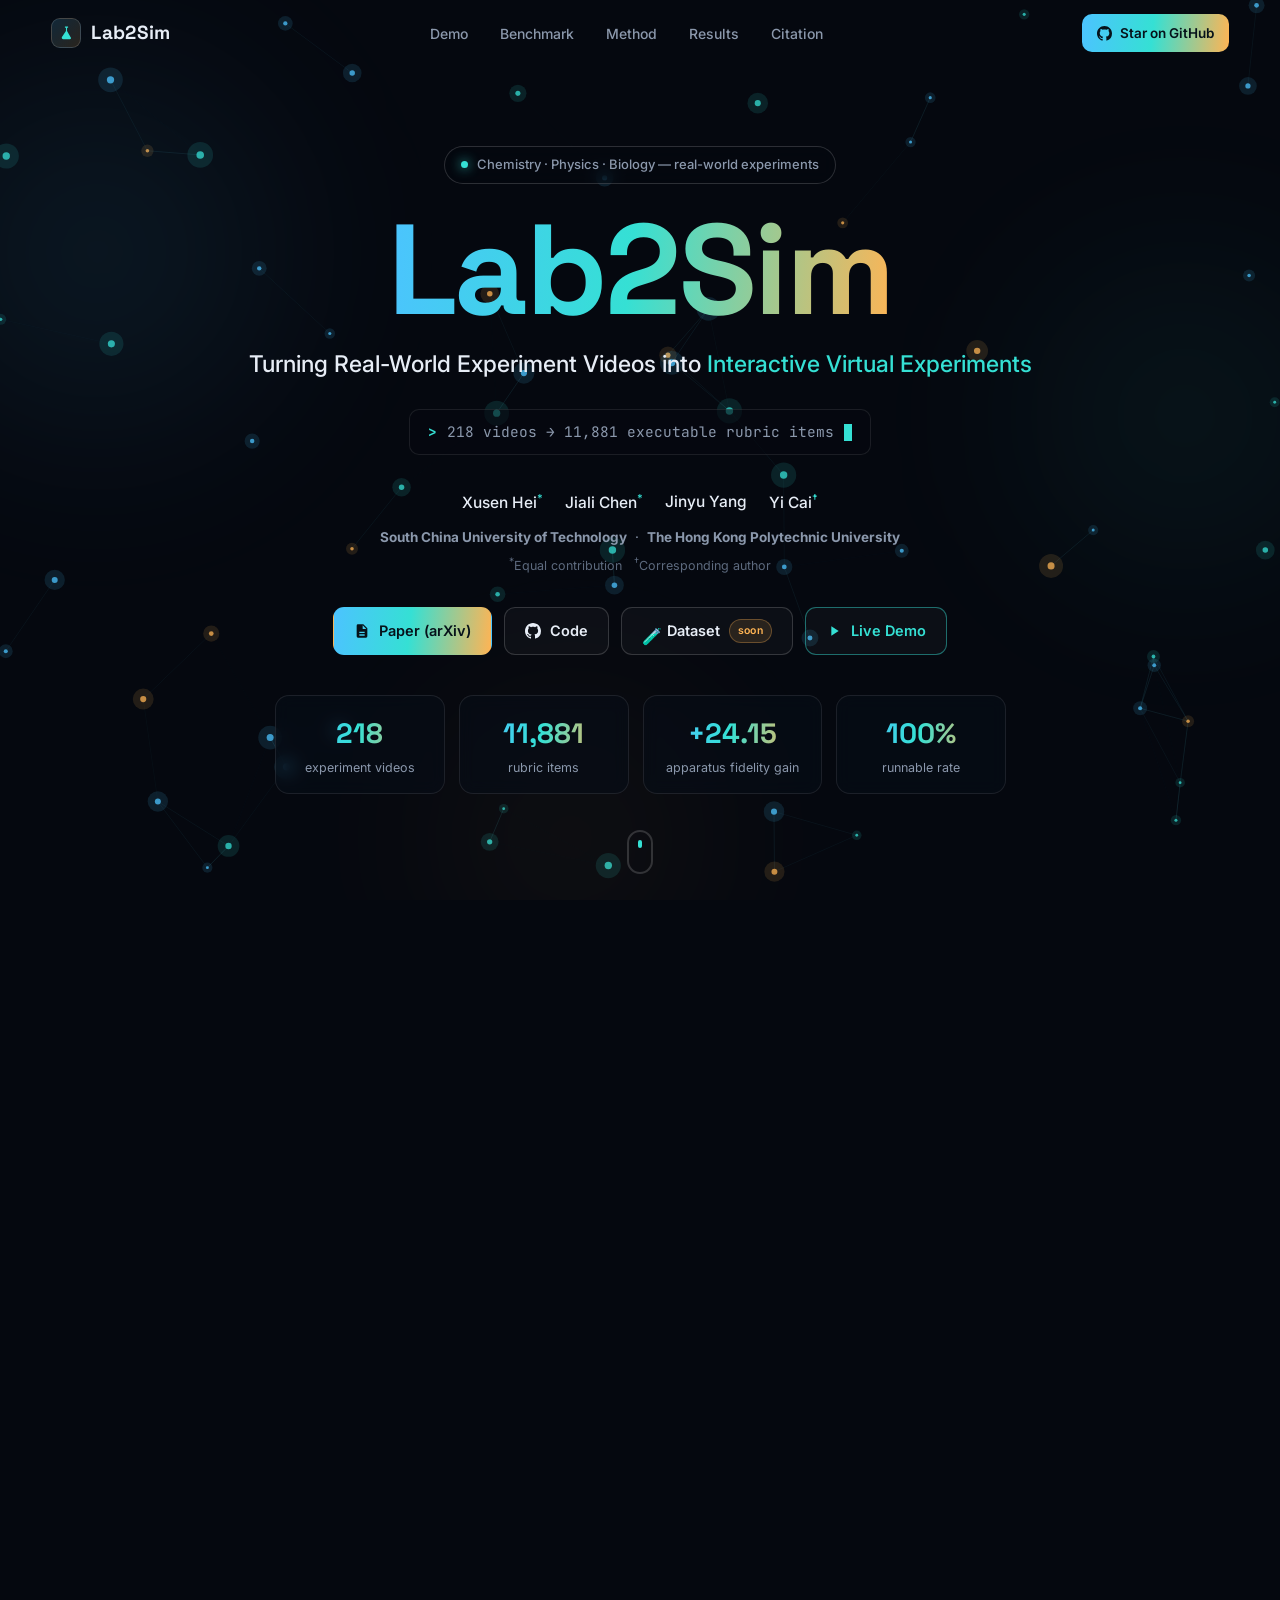
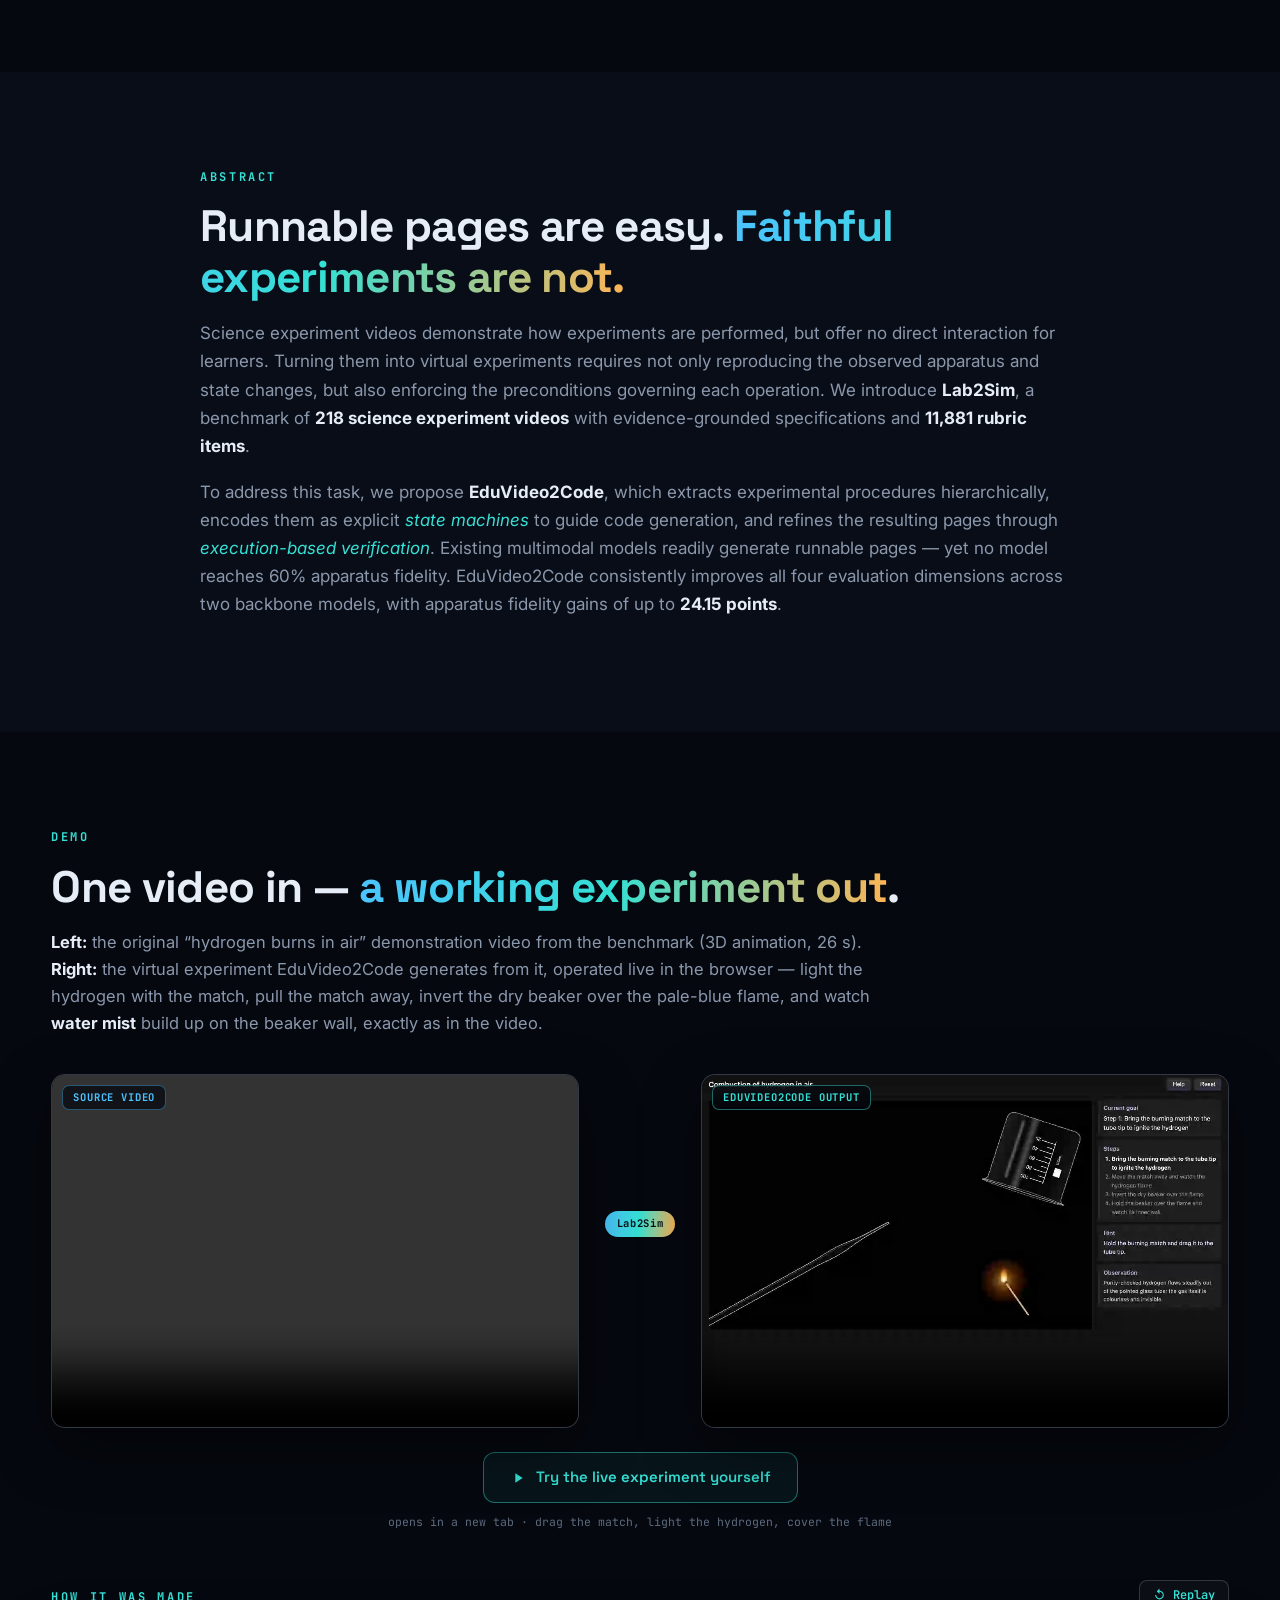
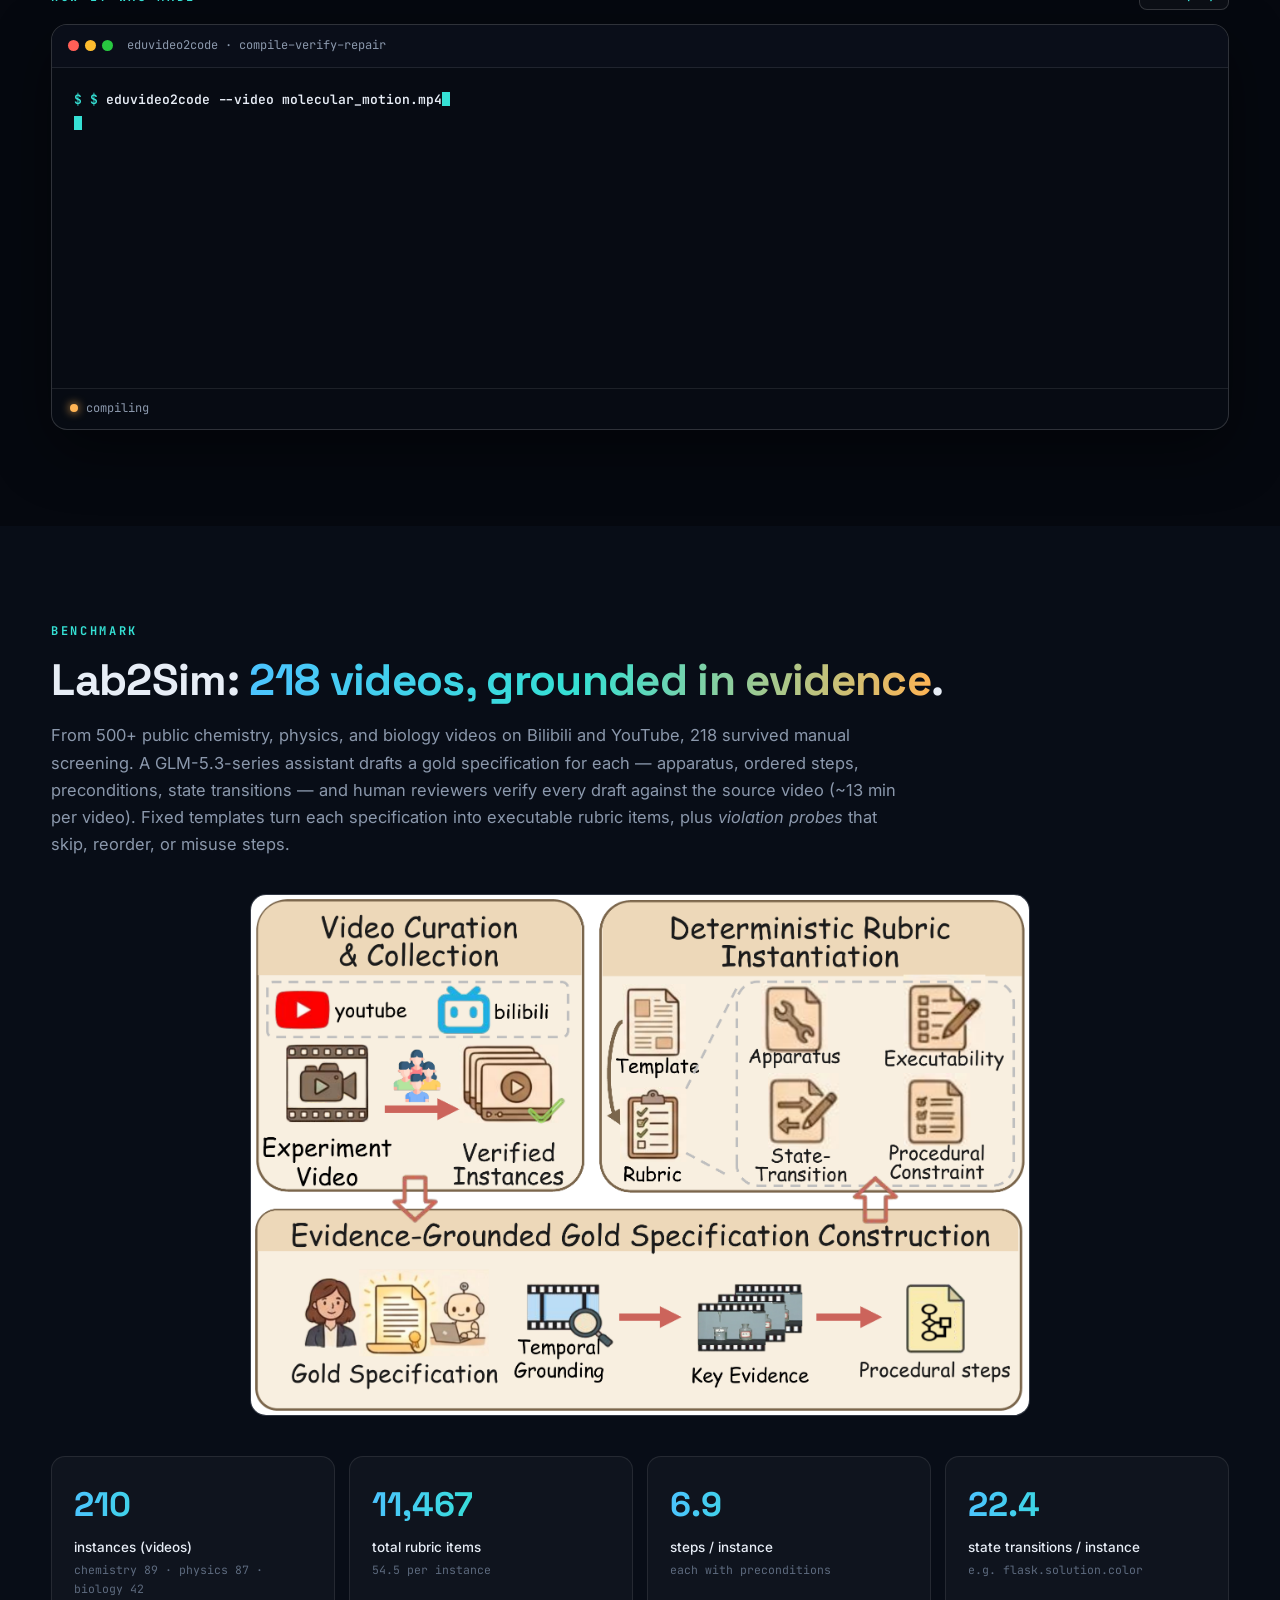
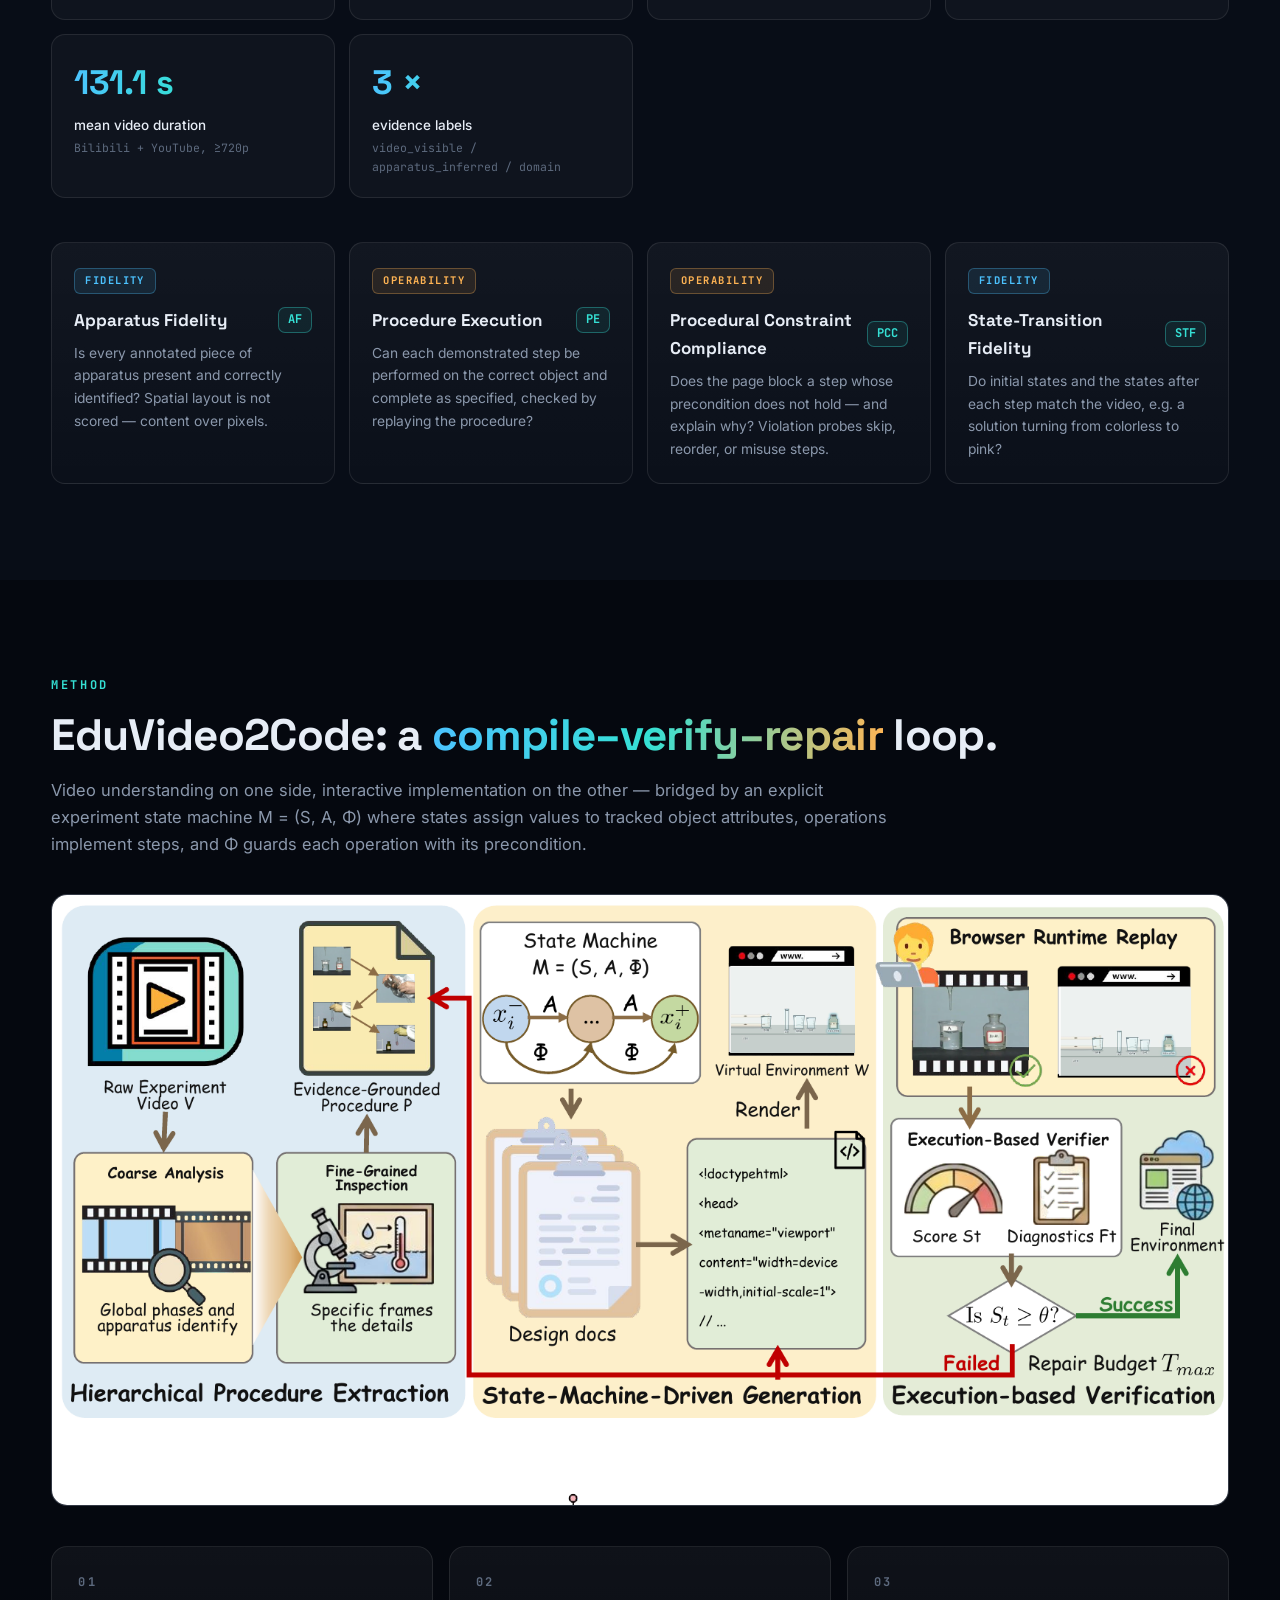
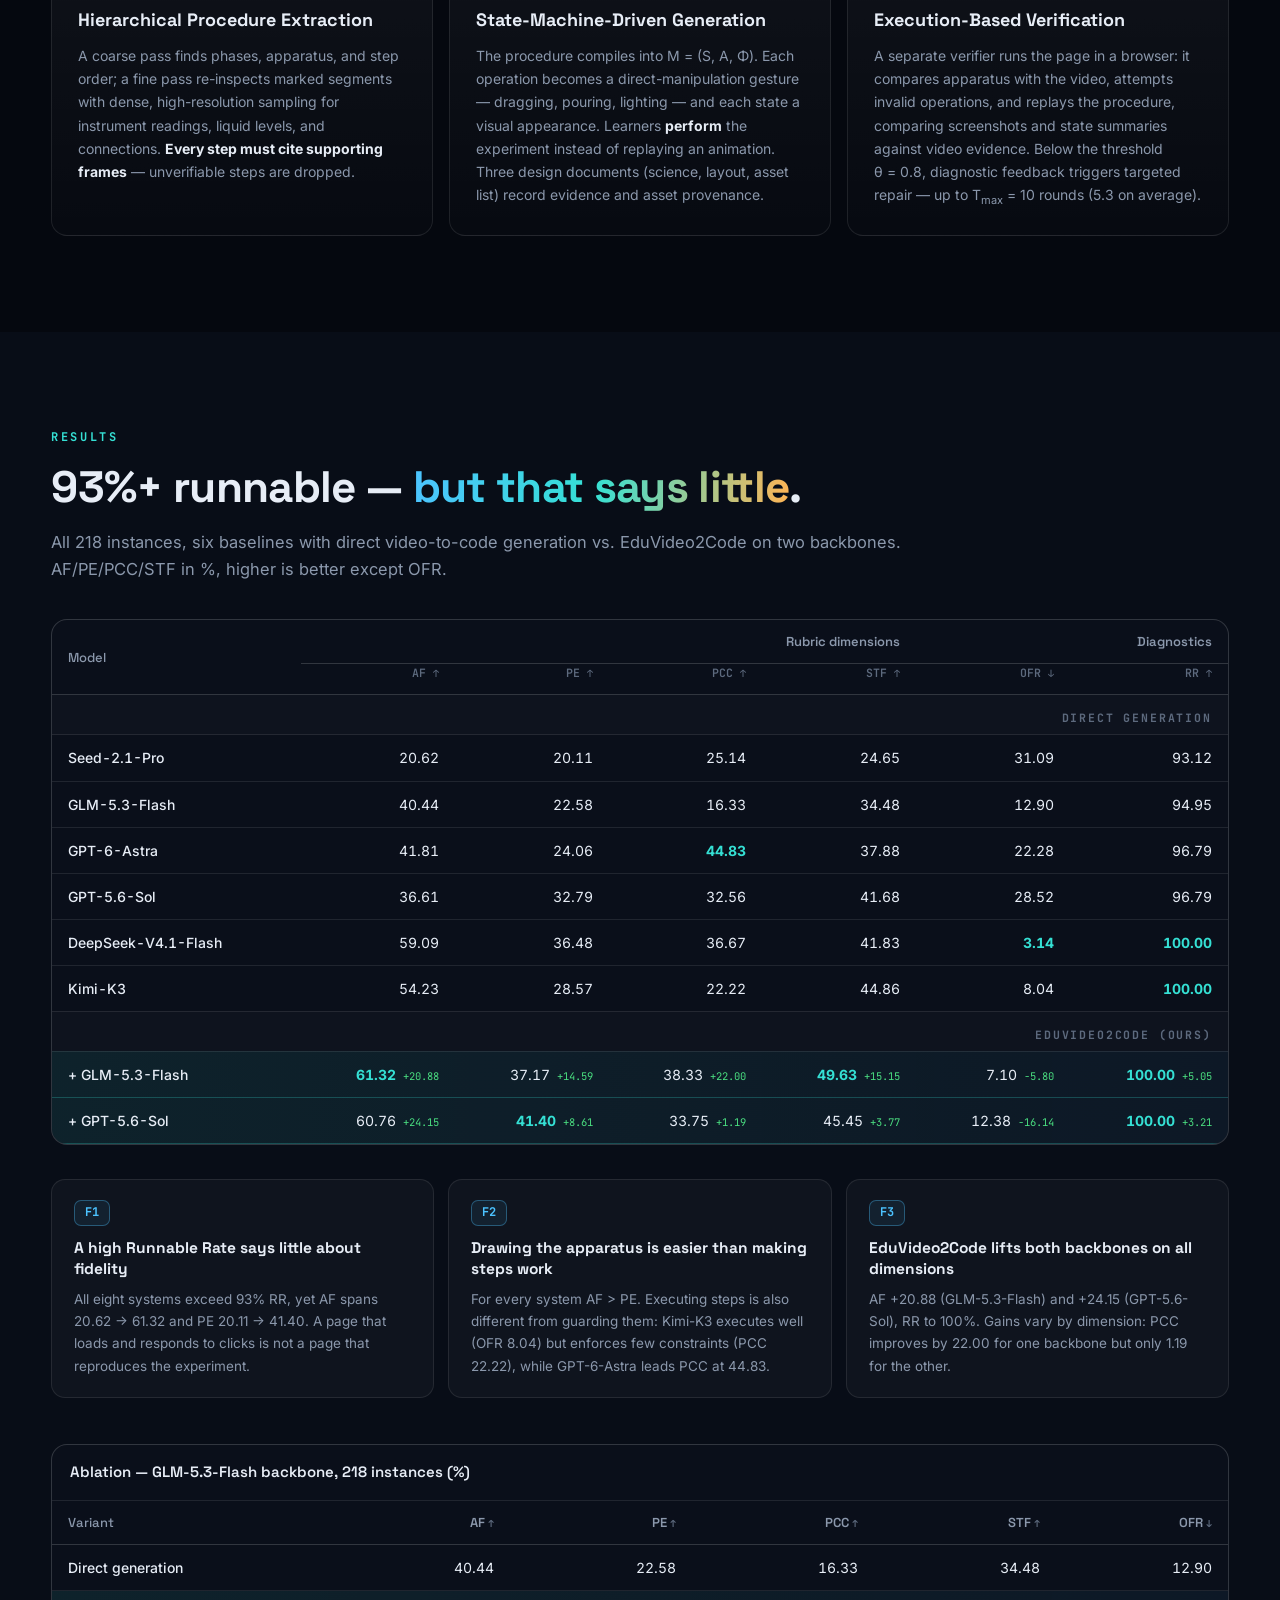
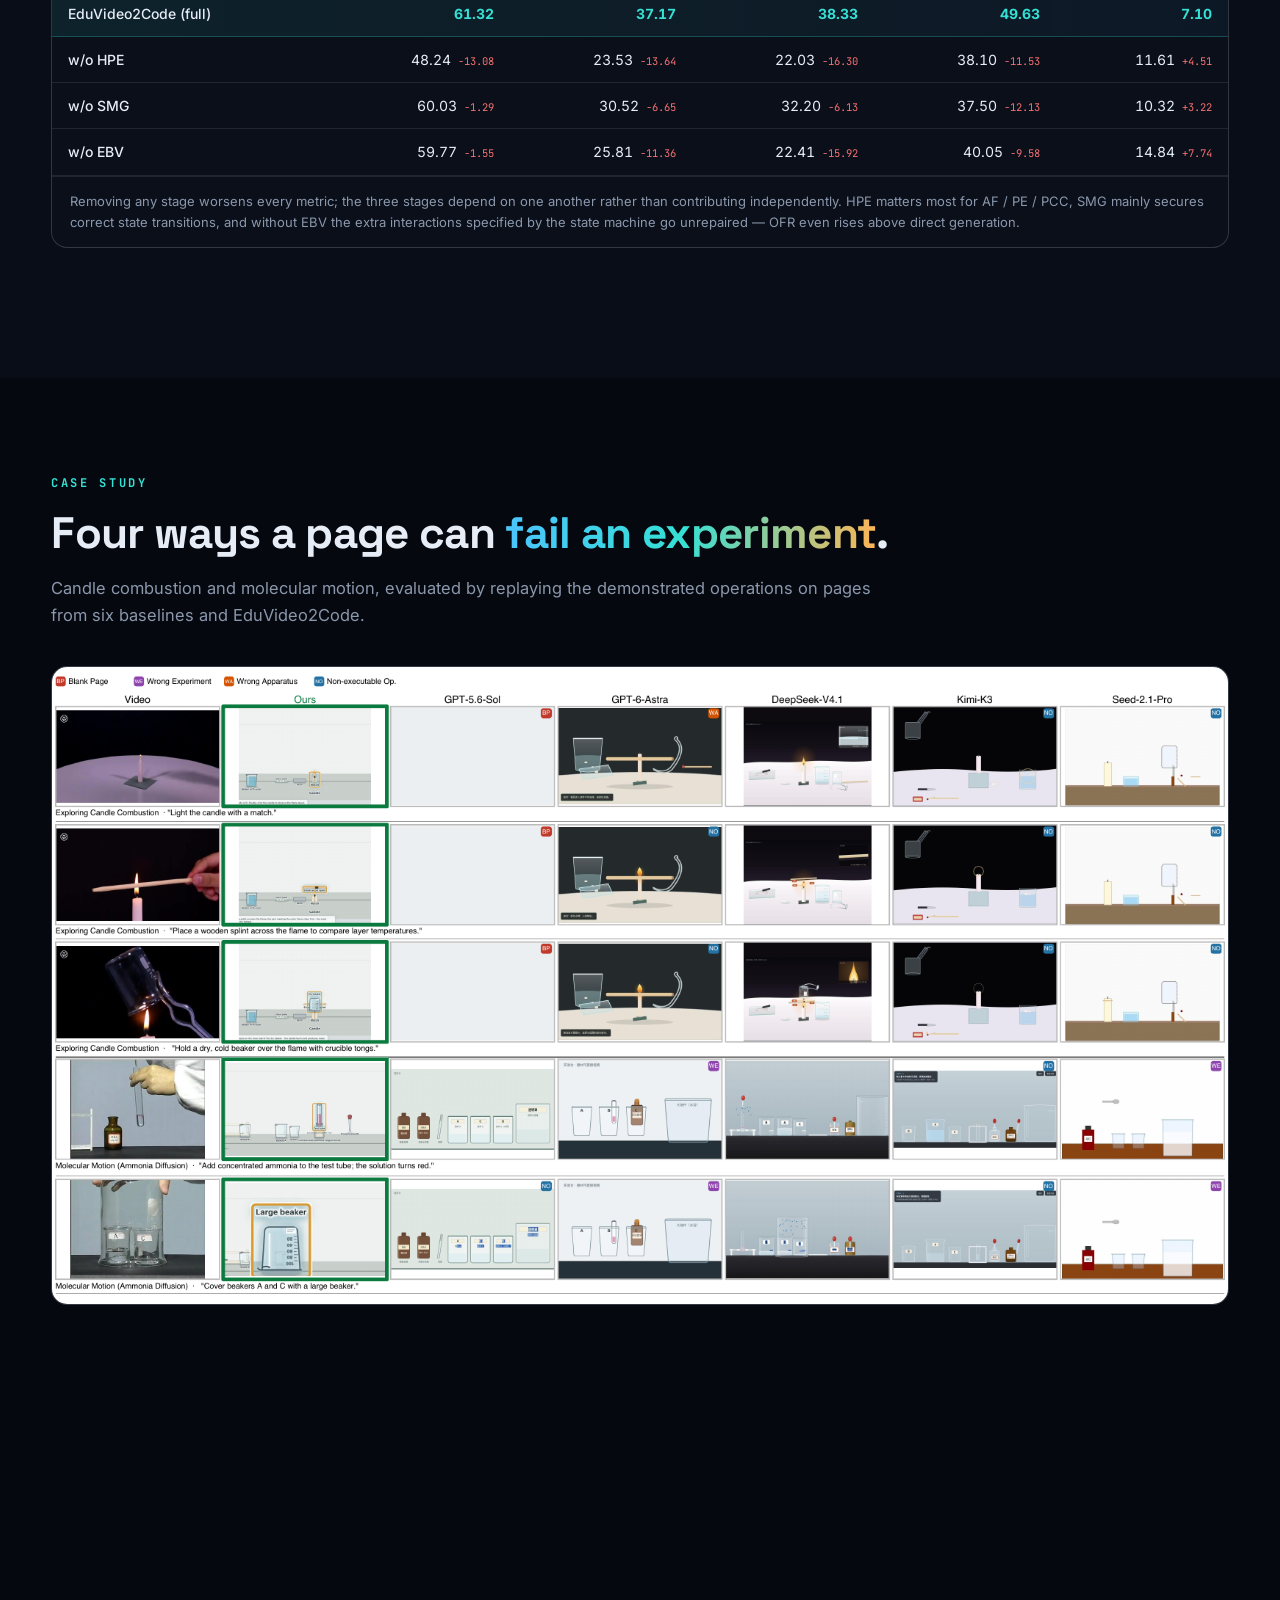
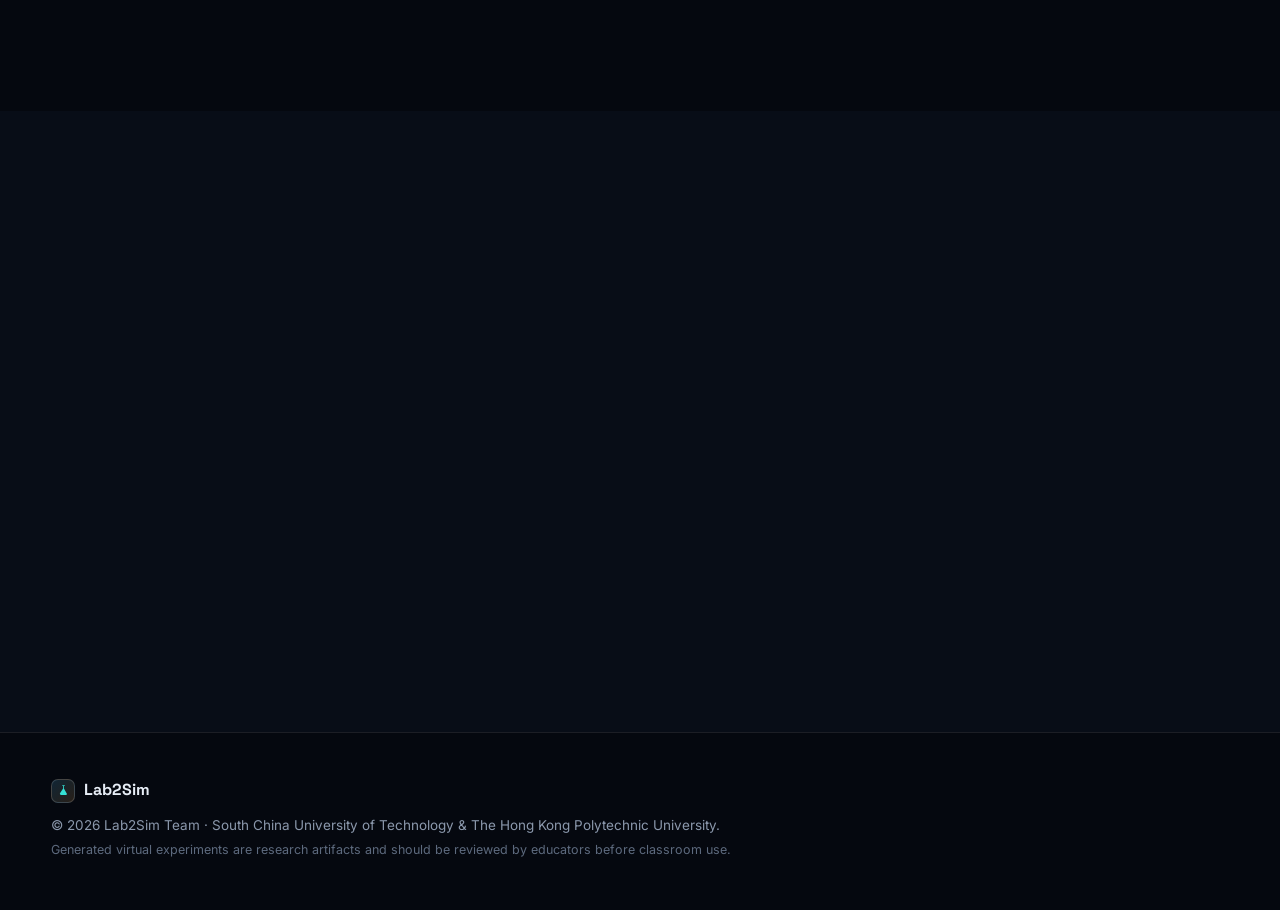
<file: index.html>
<!DOCTYPE html>
<html lang="en">
<head>
  <meta charset="UTF-8" />
  <meta name="viewport" content="width=device-width, initial-scale=1.0" />
  <title>Lab2Sim: Turning Real-World Experiment Videos into Interactive Virtual Experiments</title>
  <meta name="description" content="Lab2Sim is a benchmark of 218 science experiment videos with evidence-grounded specifications and 11,881 rubric items. EduVideo2Code turns videos into interactive virtual experiments through hierarchical procedure extraction, state-machine-driven generation, and execution-based verification." />
  <meta property="og:title" content="Lab2Sim: Turning Real-World Experiment Videos into Interactive Virtual Experiments" />
  <meta property="og:description" content="From watching to doing: compile experiment videos into interactive virtual experiments." />
  <meta property="og:url" content="https://black1948.github.io/lab2sim/" />
  <meta property="og:image" content="https://black1948.github.io/lab2sim/static/images/teaser.png" />
  <meta name="theme-color" content="#05080f" />
  <link rel="icon" href="data:image/svg+xml,%3Csvg xmlns='http://www.w3.org/2000/svg' viewBox='0 0 32 32'%3E%3Cpath fill='%2335e0d4' d='M13 3h6v2h-2v6.2l7.6 13.4A3 3 0 0 1 22 27H10a3 3 0 0 1-2.6-4.4L15 11.2V5h-2V3z'/%3E%3Ccircle cx='12.5' cy='21' r='1.6' fill='%23101420'/%3E%3Ccircle cx='18' cy='23' r='1.2' fill='%23101420'/%3E%3Ccircle cx='16' cy='18.5' r='.9' fill='%23101420'/%3E%3C/svg%3E" />
  <link rel="preconnect" href="https://fonts.googleapis.com" />
  <link rel="preconnect" href="https://fonts.gstatic.com" crossorigin />
  <link href="https://fonts.googleapis.com/css2?family=Inter:wght@400;500;600;700&family=JetBrains+Mono:wght@400;500;700&family=Space+Grotesk:wght@500;600;700&display=swap" rel="stylesheet" />
  <link rel="stylesheet" href="static/css/style.css?v=3" />
</head>
<body>
  <div class="scroll-progress" id="scrollProgress"></div>

  <!-- ============ NAV ============ -->
  <nav class="nav" id="nav">
    <a class="nav-brand" href="#top">
      <span class="brand-mark" aria-hidden="true">
        <svg viewBox="0 0 32 32"><path fill="currentColor" d="M13 3h6v2h-2v6.2l7.6 13.4A3 3 0 0 1 22 27H10a3 3 0 0 1-2.6-4.4L15 11.2V5h-2V3z"/></svg>
      </span>
      Lab2Sim
    </a>
    <div class="nav-links">
      <a href="#demo">Demo</a>
      <a href="#benchmark">Benchmark</a>
      <a href="#method">Method</a>
      <a href="#results">Results</a>
      <a href="#citation">Citation</a>
    </div>
    <a class="nav-cta" href="https://github.com/black1948/lab2sim" target="_blank" rel="noopener">
      <svg viewBox="0 0 16 16" aria-hidden="true"><path fill="currentColor" d="M8 0C3.58 0 0 3.58 0 8c0 3.54 2.29 6.53 5.47 7.59.4.07.55-.17.55-.38 0-.19-.01-.82-.01-1.49-2.01.37-2.53-.49-2.69-.94-.09-.23-.48-.94-.82-1.13-.28-.15-.68-.52-.01-.53.63-.01 1.08.58 1.23.82.72 1.21 1.87.87 2.33.66.07-.52.28-.87.51-1.07-1.78-.2-3.64-.89-3.64-3.95 0-.87.31-1.59.82-2.15-.08-.2-.36-1.02.08-2.12 0 0 .67-.21 2.2.82.64-.18 1.32-.27 2-.27.68 0 1.36.09 2 .27 1.53-1.04 2.2-.82 2.2-.82.44 1.1.16 1.92.08 2.12.51.56.82 1.27.82 2.15 0 3.07-1.87 3.75-3.65 3.95.29.25.54.73.54 1.48 0 1.07-.01 1.93-.01 2.2 0 .21.15.46.55.38A8.013 8.013 0 0016 8c0-4.42-3.58-8-8-8z"/></svg>
      Star on GitHub
    </a>
  </nav>

  <!-- ============ HERO ============ -->
  <header class="hero" id="top">
    <canvas id="heroCanvas" aria-hidden="true"></canvas>
    <div class="aurora" aria-hidden="true"><i></i><i></i><i></i></div>

    <div class="hero-inner">
      <div class="hero-badge reveal">
        <span class="badge-dot"></span>
        Chemistry · Physics · Biology — real-world experiments
      </div>

      <h1 class="hero-title reveal">
        <span class="grad-text">Lab2Sim</span>
      </h1>
      <p class="hero-subtitle reveal">
        Turning Real-World Experiment Videos into
        <span class="hl">Interactive Virtual Experiments</span>
      </p>

      <div class="hero-typer reveal" aria-live="polite">
        <span class="typer-prompt">&gt;</span>
        <span id="typer"></span><span class="caret"></span>
      </div>

      <div class="authors reveal">
        <span>Xusen Hei<sup>*</sup></span>
        <span>Jiali Chen<sup>*</sup></span>
        <span>Jinyu Yang</span>
        <span>Yi Cai<sup>†</sup></span>
      </div>
      <div class="affil reveal">
        <span><b>South China University of Technology</b> &nbsp;·&nbsp; <b>The Hong Kong Polytechnic University</b></span>
        <span class="notes"><sup>*</sup>Equal contribution &nbsp; <sup>†</sup>Corresponding author</span>
      </div>

      <div class="hero-buttons reveal">
        <a class="btn btn-primary" href="https://arxiv.org/abs/2611.02928" target="_blank" rel="noopener">
          <svg viewBox="0 0 24 24" aria-hidden="true"><path fill="currentColor" d="M14 2H6a2 2 0 0 0-2 2v16a2 2 0 0 0 2 2h12a2 2 0 0 0 2-2V8l-6-6zm-1 7V3.5L18.5 9H13zM8 13h8v2H8v-2zm0 4h8v2H8v-2z"/></svg>
          Paper (arXiv)
        </a>
        <a class="btn" href="https://github.com/black1948/lab2sim" target="_blank" rel="noopener">
          <svg viewBox="0 0 16 16" aria-hidden="true"><path fill="currentColor" d="M8 0C3.58 0 0 3.58 0 8c0 3.54 2.29 6.53 5.47 7.59.4.07.55-.17.55-.38 0-.19-.01-.82-.01-1.49-2.01.37-2.53-.49-2.69-.94-.09-.23-.48-.94-.82-1.13-.28-.15-.68-.52-.01-.53.63-.01 1.08.58 1.23.82.72 1.21 1.87.87 2.33.66.07-.52.28-.87.51-1.07-1.78-.2-3.64-.89-3.64-3.95 0-.87.31-1.59.82-2.15-.08-.2-.36-1.02.08-2.12 0 0 .67-.21 2.2.82.64-.18 1.32-.27 2-.27.68 0 1.36.09 2 .27 1.53-1.04 2.2-.82 2.2-.82.44 1.1.16 1.92.08 2.12.51.56.82 1.27.82 2.15 0 3.07-1.87 3.75-3.65 3.95.29.25.54.73.54 1.48 0 1.07-.01 1.93-.01 2.2 0 .21.15.46.55.38A8.013 8.013 0 0016 8c0-4.42-3.58-8-8-8z"/></svg>
          Code
        </a>
        <!-- TODO: replace href="#" with the dataset (HuggingFace / GitHub) URL -->
        <a class="btn" href="#" target="_blank" rel="noopener">
          <span class="emoji" aria-hidden="true">🧪</span>
          Dataset <span class="chip-soon">soon</span>
        </a>
        <a class="btn btn-demo" href="#demo">
          <svg viewBox="0 0 24 24" aria-hidden="true"><path fill="currentColor" d="M8 5v14l11-7z"/></svg>
          Live Demo
        </a>
      </div>

      <div class="hero-stats reveal">
        <div class="hstat"><b class="count" data-count="218">0</b><span>experiment videos</span></div>
        <div class="hstat"><b class="count" data-count="11881" data-format="comma">0</b><span>rubric items</span></div>
        <div class="hstat"><b class="count" data-count="24.15" data-decimals="2" data-prefix="+">0</b><span>apparatus fidelity gain</span></div>
        <div class="hstat"><b class="count" data-count="100" data-suffix="%">0</b><span>runnable rate</span></div>
      </div>
    </div>

    <a class="scroll-hint" href="#teaser" aria-label="Scroll down"><span></span></a>
  </header>

  <!-- ============ TEASER ============ -->
  <section class="section teaser-section" id="teaser">
    <div class="container">
      <div class="teaser-frame reveal tilt">
        <div class="scanline" aria-hidden="true"></div>
        <img src="static/images/teaser.png" alt="Motivating example: converting an experiment video into an interactive virtual experiment" loading="eager" />
        <div class="corner tl"></div><div class="corner tr"></div><div class="corner bl"></div><div class="corner br"></div>
      </div>
      <p class="caption reveal">From <b>watching</b> to <b>doing</b>: a real experiment video is compiled into a browser-based virtual experiment that reproduces the apparatus, enforces step preconditions, and re-plays the observed state transitions.</p>
    </div>
  </section>

  <!-- ============ ABSTRACT ============ -->
  <section class="section" id="abstract">
    <div class="container narrow">
      <div class="eyebrow reveal">Abstract</div>
      <h2 class="section-title reveal">Runnable pages are easy. <span class="grad-text">Faithful experiments are not.</span></h2>
      <p class="lead reveal">
        Science experiment videos demonstrate how experiments are performed, but offer no direct interaction for learners.
        Turning them into virtual experiments requires not only reproducing the observed apparatus and state changes, but also
        enforcing the preconditions governing each operation. We introduce <b>Lab2Sim</b>, a benchmark of
        <b>218 science experiment videos</b> with evidence-grounded specifications and <b>11,881 rubric items</b>.
      </p>
      <p class="lead reveal">
        To address this task, we propose <b>EduVideo2Code</b>, which extracts experimental procedures hierarchically, encodes
        them as explicit <em>state machines</em> to guide code generation, and refines the resulting pages through
        <em>execution-based verification</em>. Existing multimodal models readily generate runnable pages — yet no model reaches
        60% apparatus fidelity. EduVideo2Code consistently improves all four evaluation dimensions across two backbone models,
        with apparatus fidelity gains of up to <b>24.15 points</b>.
      </p>
    </div>
  </section>

  <!-- ============ LIVE DEMO ============ -->
  <section class="section" id="demo">
    <div class="container">
      <div class="eyebrow reveal">Demo</div>
      <h2 class="section-title reveal">One video in — <span class="grad-text">a working experiment out</span>.</h2>
      <p class="section-sub reveal">
        <b>Left:</b> the original “hydrogen burns in air” demonstration video from the benchmark (3D animation, 26 s).
        <b>Right:</b> the virtual experiment EduVideo2Code generates from it, operated live in the browser — light the
        hydrogen with the match, pull the match away, invert the dry beaker over the pale-blue flame, and watch
        <b>water mist</b> build up on the beaker wall, exactly as in the video.
      </p>

      <div class="video-duo reveal">
        <figure class="video-card">
          <div class="video-frame">
            <span class="v-tag src">source video</span>
            <video src="static/videos/original.mp4" controls muted loop playsinline preload="metadata"></video>
          </div>
        </figure>
        <div class="duo-arrow" aria-hidden="true">
          <span class="duo-core">Lab2Sim</span>
          <svg viewBox="0 0 24 24"><path fill="currentColor" d="M4 12h14m0 0l-5-5m5 5l-5 5"/></svg>
        </div>
        <figure class="video-card">
          <div class="video-frame">
            <span class="v-tag gen">EduVideo2Code output</span>
            <video src="static/videos/simulation.webm" controls muted loop playsinline preload="metadata"></video>
          </div>
        </figure>
      </div>

      <div class="try-row reveal">
        <a class="try-cta" href="demos/hydrogen-combustion/index.html" target="_blank" rel="noopener">
          <svg viewBox="0 0 24 24" aria-hidden="true"><path fill="currentColor" d="M8 5v14l11-7z"/></svg>
          Try the live experiment yourself
        </a>
        <span class="try-note">opens in a new tab · drag the match, light the hydrogen, cover the flame</span>
      </div>

      <div class="pipeline reveal">
        <div class="pipe-head">
          <div class="eyebrow">How it was made</div>
          <button class="replay" id="pipeReplay" type="button" aria-label="Replay">
            <svg viewBox="0 0 24 24" aria-hidden="true"><path fill="currentColor" d="M12 5V1L7 6l5 5V7c3.31 0 6 2.69 6 6s-2.69 6-6 6-6-2.69-6-6H4c0 4.42 3.58 8 8 8s8-3.58 8-8-3.58-8-8-8z"/></svg>
            Replay
          </button>
        </div>
        <div class="terminal">
          <div class="term-head">
            <span class="dots"><i></i><i></i><i></i></span>
            <span class="term-title">eduvideo2code · compile–verify–repair</span>
          </div>
          <pre class="term-out" id="pipeOut"></pre>
          <div class="term-foot">
            <span><i class="led" id="pipeLed"></i><span id="pipeStatus">ready</span></span>
            <span id="pipeStats"></span>
          </div>
        </div>
      </div>
    </div>
  </section>

  <!-- ============ BENCHMARK ============ -->
  <section class="section" id="benchmark">
    <div class="container">
      <div class="eyebrow reveal">Benchmark</div>
      <h2 class="section-title reveal">Lab2Sim: <span class="grad-text">218 videos, grounded in evidence</span>.</h2>
      <p class="section-sub reveal">
        From 500+ public chemistry, physics, and biology videos on Bilibili and YouTube, 218 survived manual screening.
        A GLM-5.3-series assistant drafts a gold specification for each — apparatus, ordered steps, preconditions, state
        transitions — and human reviewers verify every draft against the source video (~13 min per video). Fixed templates
        turn each specification into executable rubric items, plus <em>violation probes</em> that skip, reorder, or misuse steps.
      </p>

      <div class="figure-card narrow reveal zoomable" data-full="static/images/bench.png" data-caption="Lab2Sim construction: videos are collected and screened, a gold specification grounded in video frames is built for each video, and fixed templates turn the specification into rubric items.">
        <img src="static/images/bench.png" alt="Lab2Sim benchmark construction pipeline" loading="lazy" />
        <span class="zoom-hint">Click to enlarge</span>
      </div>

      <div class="stat-grid">
        <div class="stat reveal spot"><b class="count" data-count="218">0</b><span>instances (videos)</span><i>chemistry 89 · physics 87 · biology 42</i></div>
        <div class="stat reveal spot"><b class="count" data-count="11881" data-format="comma">0</b><span>total rubric items</span><i>54.5 per instance</i></div>
        <div class="stat reveal spot"><b class="count" data-count="7.1" data-decimals="1">0</b><span>steps / instance</span><i>each with preconditions</i></div>
        <div class="stat reveal spot"><b class="count" data-count="23.2" data-decimals="1">0</b><span>state transitions / instance</span><i>e.g. flask.solution.color</i></div>
        <div class="stat reveal spot"><b class="count" data-count="135.8" data-decimals="1" data-suffix=" s">0</b><span>mean video duration</span><i>Bilibili + YouTube, ≥720p</i></div>
        <div class="stat reveal spot"><b class="count" data-count="3" data-suffix=" ×">0</b><span>evidence labels</span><i>video_visible / apparatus_inferred / domain</i></div>
      </div>

      <div class="dim-grid">
        <div class="dim reveal spot">
          <div class="dim-tag fidelity">fidelity</div>
          <h3>Apparatus Fidelity <span class="dim-abbr">AF</span></h3>
          <p>Is every annotated piece of apparatus present and correctly identified? Spatial layout is not scored — content over pixels.</p>
        </div>
        <div class="dim reveal spot">
          <div class="dim-tag operability">operability</div>
          <h3>Procedure Execution <span class="dim-abbr">PE</span></h3>
          <p>Can each demonstrated step be performed on the correct object and complete as specified, checked by replaying the procedure?</p>
        </div>
        <div class="dim reveal spot">
          <div class="dim-tag operability">operability</div>
          <h3>Procedural Constraint Compliance <span class="dim-abbr">PCC</span></h3>
          <p>Does the page block a step whose precondition does not hold — and explain why? Violation probes skip, reorder, or misuse steps.</p>
        </div>
        <div class="dim reveal spot">
          <div class="dim-tag fidelity">fidelity</div>
          <h3>State-Transition Fidelity <span class="dim-abbr">STF</span></h3>
          <p>Do initial states and the states after each step match the video, e.g. a solution turning from colorless to pink?</p>
        </div>
      </div>
    </div>
  </section>

  <!-- ============ METHOD ============ -->
  <section class="section" id="method">
    <div class="container">
      <div class="eyebrow reveal">Method</div>
      <h2 class="section-title reveal">EduVideo2Code: a <span class="grad-text">compile–verify–repair</span> loop.</h2>
      <p class="section-sub reveal">
        Video understanding on one side, interactive implementation on the other — bridged by an explicit experiment state machine
        M&nbsp;=&nbsp;(S,&nbsp;A,&nbsp;Φ) where states assign values to tracked object attributes, operations implement steps, and Φ guards each operation with its precondition.
      </p>

      <div class="figure-card reveal zoomable" data-full="static/images/method.png" data-caption="EduVideo2Code overview: HPE extracts an evidence-grounded procedure P from the video; SMG compiles P into a state machine M and generates the page; EBV runs the page in a browser and triggers targeted repair until acceptance or budget exhaustion.">
        <img src="static/images/method.png" alt="EduVideo2Code architecture" loading="lazy" />
        <span class="zoom-hint">Click to enlarge</span>
      </div>

      <div class="pillars">
        <div class="pillar reveal spot">
          <div class="pillar-num">01</div>
          <h3>Hierarchical Procedure Extraction</h3>
          <p>A coarse pass finds phases, apparatus, and step order; a fine pass re-inspects marked segments with dense, high-resolution sampling for instrument readings, liquid levels, and connections. <b>Every step must cite supporting frames</b> — unverifiable steps are dropped.</p>
        </div>
        <div class="pillar reveal spot">
          <div class="pillar-num">02</div>
          <h3>State-Machine-Driven Generation</h3>
          <p>The procedure compiles into M&nbsp;=&nbsp;(S,&nbsp;A,&nbsp;Φ). Each operation becomes a direct-manipulation gesture — dragging, pouring, lighting — and each state a visual appearance. Learners <b>perform</b> the experiment instead of replaying an animation. Three design documents (science, layout, asset list) record evidence and asset provenance.</p>
        </div>
        <div class="pillar reveal spot">
          <div class="pillar-num">03</div>
          <h3>Execution-Based Verification</h3>
          <p>A separate verifier runs the page in a browser: it compares apparatus with the video, attempts invalid operations, and replays the procedure, comparing screenshots and state summaries against video evidence. Below the threshold θ&nbsp;=&nbsp;0.8, diagnostic feedback triggers targeted repair — up to T<sub>max</sub>&nbsp;=&nbsp;10 rounds (5.3 on average).</p>
        </div>
      </div>
    </div>
  </section>

  <!-- ============ RESULTS ============ -->
  <section class="section" id="results">
    <div class="container">
      <div class="eyebrow reveal">Results</div>
      <h2 class="section-title reveal">93%+ runnable — <span class="grad-text">but that says little</span>.</h2>
      <p class="section-sub reveal">All 218 instances, six baselines with direct video-to-code generation vs. EduVideo2Code on two backbones. AF/PE/PCC/STF in %, higher is better except OFR.</p>

      <div class="table-card reveal">
        <div class="table-scroll">
          <table class="results-table">
            <thead>
              <tr>
                <th class="tl" rowspan="2">Model</th>
                <th colspan="4">Rubric dimensions</th>
                <th colspan="2">Diagnostics</th>
              </tr>
              <tr class="sub-head">
                <th>AF <span class="arr">↑</span></th><th>PE <span class="arr">↑</span></th><th>PCC <span class="arr">↑</span></th><th>STF <span class="arr">↑</span></th><th>OFR <span class="arr">↓</span></th><th>RR <span class="arr">↑</span></th>
              </tr>
            </thead>
            <tbody>
              <tr class="group"><td colspan="7">Direct generation</td></tr>
              <tr><td class="tl">Seed-2.1-Pro</td><td>20.62</td><td>20.11</td><td>25.14</td><td>24.65</td><td>31.09</td><td>93.12</td></tr>
              <tr><td class="tl">GLM-5.3-Flash</td><td>40.44</td><td>22.58</td><td>16.33</td><td>34.48</td><td>12.90</td><td>94.95</td></tr>
              <tr><td class="tl">GPT-6-Astra</td><td>41.81</td><td>24.06</td><td><b>44.83</b></td><td>37.88</td><td>22.28</td><td>96.79</td></tr>
              <tr><td class="tl">GPT-5.6-Sol</td><td>36.61</td><td>32.79</td><td>32.56</td><td>41.68</td><td>28.52</td><td>96.79</td></tr>
              <tr><td class="tl">DeepSeek-V4.1-Flash</td><td>59.09</td><td>36.48</td><td>36.67</td><td>41.83</td><td><b>3.14</b></td><td><b>100.00</b></td></tr>
              <tr><td class="tl">Kimi-K3</td><td>54.23</td><td>28.57</td><td>22.22</td><td>44.86</td><td>8.04</td><td><b>100.00</b></td></tr>
              <tr class="group"><td colspan="7">EduVideo2Code (ours)</td></tr>
              <tr class="ours"><td class="tl">+ GLM-5.3-Flash</td><td><b>61.32</b><i class="delta up">+20.88</i></td><td>37.17<i class="delta up">+14.59</i></td><td>38.33<i class="delta up">+22.00</i></td><td><b>49.63</b><i class="delta up">+15.15</i></td><td>7.10<i class="delta up">−5.80</i></td><td><b>100.00</b><i class="delta up">+5.05</i></td></tr>
              <tr class="ours"><td class="tl">+ GPT-5.6-Sol</td><td>60.76<i class="delta up">+24.15</i></td><td><b>41.40</b><i class="delta up">+8.61</i></td><td>33.75<i class="delta up">+1.19</i></td><td>45.45<i class="delta up">+3.77</i></td><td>12.38<i class="delta up">−16.14</i></td><td><b>100.00</b><i class="delta up">+3.21</i></td></tr>
            </tbody>
          </table>
        </div>
      </div>

      <div class="findings">
        <div class="finding reveal spot">
          <div class="f-num">F1</div>
          <h4>A high Runnable Rate says little about fidelity</h4>
          <p>All eight systems exceed 93% RR, yet AF spans 20.62 → 61.32 and PE 20.11 → 41.40. A page that loads and responds to clicks is not a page that reproduces the experiment.</p>
        </div>
        <div class="finding reveal spot">
          <div class="f-num">F2</div>
          <h4>Drawing the apparatus is easier than making steps work</h4>
          <p>For every system AF&nbsp;&gt;&nbsp;PE. Executing steps is also different from guarding them: Kimi-K3 executes well (OFR 8.04) but enforces few constraints (PCC 22.22), while GPT-6-Astra leads PCC at 44.83.</p>
        </div>
        <div class="finding reveal spot">
          <div class="f-num">F3</div>
          <h4>EduVideo2Code lifts both backbones on all dimensions</h4>
          <p>AF +20.88 (GLM-5.3-Flash) and +24.15 (GPT-5.6-Sol), RR to 100%. Gains vary by dimension: PCC improves by 22.00 for one backbone but only 1.19 for the other.</p>
        </div>
      </div>

      <div class="table-card slim reveal">
        <div class="table-title">Ablation — GLM-5.3-Flash backbone, 218 instances (%)</div>
        <div class="table-scroll">
          <table class="results-table">
            <thead>
              <tr><th class="tl">Variant</th><th>AF <span class="arr">↑</span></th><th>PE <span class="arr">↑</span></th><th>PCC <span class="arr">↑</span></th><th>STF <span class="arr">↑</span></th><th>OFR <span class="arr">↓</span></th></tr>
            </thead>
            <tbody>
              <tr><td class="tl">Direct generation</td><td>40.44</td><td>22.58</td><td>16.33</td><td>34.48</td><td>12.90</td></tr>
              <tr class="ours"><td class="tl">EduVideo2Code (full)</td><td><b>61.32</b></td><td><b>37.17</b></td><td><b>38.33</b></td><td><b>49.63</b></td><td><b>7.10</b></td></tr>
              <tr><td class="tl">w/o HPE</td><td>48.24<i class="delta down">−13.08</i></td><td>23.53<i class="delta down">−13.64</i></td><td>22.03<i class="delta down">−16.30</i></td><td>38.10<i class="delta down">−11.53</i></td><td>11.61<i class="delta down">+4.51</i></td></tr>
              <tr><td class="tl">w/o SMG</td><td>60.03<i class="delta down">−1.29</i></td><td>30.52<i class="delta down">−6.65</i></td><td>32.20<i class="delta down">−6.13</i></td><td>37.50<i class="delta down">−12.13</i></td><td>10.32<i class="delta down">+3.22</i></td></tr>
              <tr><td class="tl">w/o EBV</td><td>59.77<i class="delta down">−1.55</i></td><td>25.81<i class="delta down">−11.36</i></td><td>22.41<i class="delta down">−15.92</i></td><td>40.05<i class="delta down">−9.58</i></td><td>14.84<i class="delta down">+7.74</i></td></tr>
            </tbody>
          </table>
        </div>
        <p class="table-note">Removing any stage worsens every metric; the three stages depend on one another rather than contributing independently. HPE matters most for AF / PE / PCC, SMG mainly secures correct state transitions, and without EBV the extra interactions specified by the state machine go unrepaired — OFR even rises above direct generation.</p>
      </div>
    </div>
  </section>

  <!-- ============ CASE STUDY ============ -->
  <section class="section" id="cases">
    <div class="container">
      <div class="eyebrow reveal">Case Study</div>
      <h2 class="section-title reveal">Four ways a page can <span class="grad-text">fail an experiment</span>.</h2>
      <p class="section-sub reveal">Candle combustion and molecular motion, evaluated by replaying the demonstrated operations on pages from six baselines and EduVideo2Code.</p>

      <div class="figure-card reveal zoomable" data-full="static/images/case_study.png" data-caption="Qualitative comparison on two Lab2Sim experiments. Each row shows a key step of the reference video and the state reached in the generated environment after the demonstrated operations are replayed. Stickers mark failure types: blank page (BP), wrong experiment (WE), wrong apparatus (WA), and non-executable operation (NO).">
        <img src="static/images/case_study.png" alt="Qualitative comparison of generated virtual experiments" loading="lazy" />
        <span class="zoom-hint">Click to enlarge</span>
      </div>

      <div class="fail-grid">
        <div class="fail reveal spot"><div class="fail-tag">BP</div><h4>Blank Rendering</h4><p>A candle-combustion page loads without errors — then renders only “[object Object]”. Technical executability does not guarantee a meaningful scene.</p></div>
        <div class="fail reveal spot"><div class="fail-tag">WE</div><h4>Experiment Substitution</h4><p>For molecular motion, baselines generate a potassium-permanganate or fuchsine diffusion setup instead of the demonstrated ammonia + phenolphthalein — coherent pages of the wrong experiment.</p></div>
        <div class="fail reveal spot"><div class="fail-tag">WA</div><h4>Apparatus Mismatch</h4><p>A balance-like stand and a bent tube appear where the video shows a candle, a knife, and crucible tongs — undermining every later interaction.</p></div>
        <div class="fail reveal spot"><div class="fail-tag">NO</div><h4>Non-Executable Operations</h4><p>Visually plausible scenes where lighting the candle or covering the beaker triggers nothing. EduVideo2Code instead reproduces the demonstrated operations and their states — e.g. the solution turning red after ammonia is added.</p></div>
      </div>
    </div>
  </section>

  <!-- ============ CITATION ============ -->
  <section class="section" id="citation">
    <div class="container narrow">
      <div class="eyebrow reveal">Citation</div>
      <h2 class="section-title reveal">BibTeX</h2>
      <div class="code-card reveal">
        <div class="code-head"><span>bibtex</span><button class="copy" data-copy="bibtex">Copy</button></div>
<pre id="bibtex"><code>@article{hei2026lab2sim,
  title   = {Lab2Sim: Turning Real-World Experiment Videos into
             Interactive Virtual Experiments},
  author  = {Hei, Xusen and Chen, Jiali and Yang, Jinyu and Cai, Yi},
  journal = {arXiv preprint arXiv:2611.02928},
  year    = {2026}
}</code></pre>
      </div>
      <p class="ack reveal">Lab2Sim sources its videos from public instructional content on Bilibili and YouTube; all apparatus assets in generated pages record their source and license. The benchmark is released for research purposes.</p>
    </div>
  </section>

  <footer class="footer">
    <div class="container">
      <div class="foot-brand"><span class="brand-mark"><svg viewBox="0 0 32 32"><path fill="currentColor" d="M13 3h6v2h-2v6.2l7.6 13.4A3 3 0 0 1 22 27H10a3 3 0 0 1-2.6-4.4L15 11.2V5h-2V3z"/></svg></span> Lab2Sim</div>
      <p>© 2026 Lab2Sim Team · South China University of Technology &amp; The Hong Kong Polytechnic University.</p>
      <p class="muted">Generated virtual experiments are research artifacts and should be reviewed by educators before classroom use.</p>
    </div>
  </footer>

  <!-- Lightbox -->
  <div class="lightbox" id="lightbox" aria-hidden="true">
    <button class="lb-close" id="lbClose" aria-label="Close">×</button>
    <img id="lbImg" alt="" />
    <p id="lbCap"></p>
  </div>

  <script src="static/js/main.js?v=2"></script>
</body>
</html>
</file>
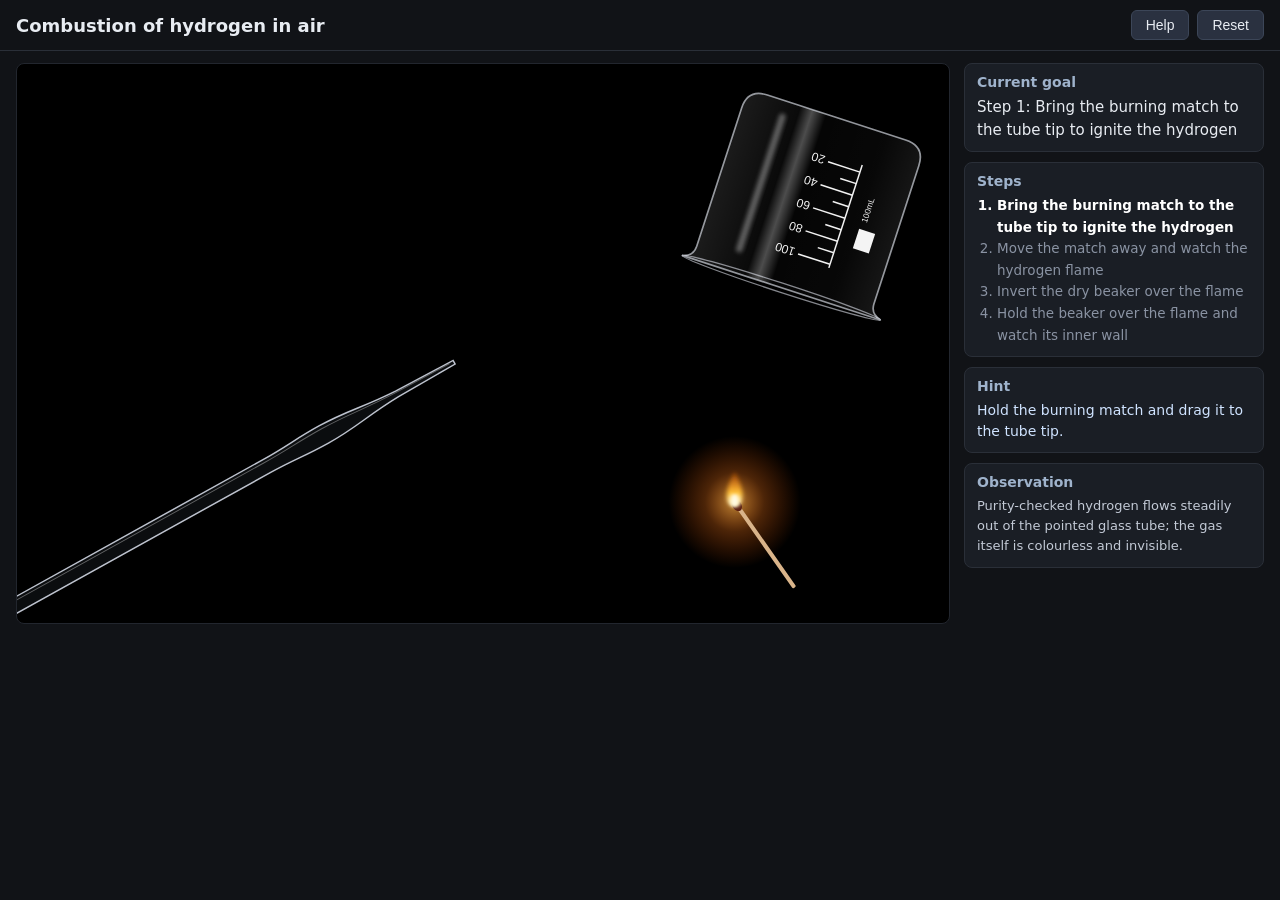
<file: demos/hydrogen-combustion/index.html>
<!doctype html>
<html lang="en">
  <head>
    <meta charset="UTF-8" />
    <meta name="viewport" content="width=device-width, initial-scale=1.0" />
    <title>Combustion of hydrogen in air · Interactive experiment</title>
    <script type="module" crossorigin src="./assets/index-Cd6o6K10.js"></script>
    <link rel="stylesheet" crossorigin href="./assets/index-u71znYSU.css">
  </head>
  <body>
    <div id="app"></div>
  </body>
</html>
</file>
<file: static/css/style.css>
/* ============================================================
   Lab2Sim project page — dark lab aesthetic
   ============================================================ */
:root {
  --bg: #05080f;
  --bg-2: #080d17;
  --panel: rgba(255, 255, 255, 0.03);
  --panel-2: rgba(255, 255, 255, 0.055);
  --line: rgba(255, 255, 255, 0.09);
  --line-2: rgba(255, 255, 255, 0.16);
  --text: #e7edf6;
  --muted: #8b98ac;
  --faint: #5d6a7e;
  --teal: #35e0d4;
  --cyan: #4cc3ff;
  --amber: #ffb454;
  --flame: #ff7847;
  --pink: #ff6b9d;
  --good: #4ade80;
  --bad: #f87171;
  --grad: linear-gradient(96deg, #4cc3ff 0%, #35e0d4 48%, #ffb454 100%);
  --mono: "JetBrains Mono", ui-monospace, SFMono-Regular, Menlo, monospace;
  --sans: Inter, -apple-system, "PingFang SC", "Segoe UI", sans-serif;
  --disp: "Space Grotesk", Inter, sans-serif;
  --rad: 14px;
}

* { box-sizing: border-box; }
html { scroll-behavior: smooth; }
body {
  margin: 0;
  background: var(--bg);
  color: var(--text);
  font-family: var(--sans);
  font-size: 16px;
  line-height: 1.65;
  -webkit-font-smoothing: antialiased;
  overflow-x: hidden;
}
::selection { background: rgba(53, 224, 212, 0.28); }
a { color: var(--teal); text-decoration: none; }
a:hover { color: #7ff0e7; }

.container { width: min(1180px, 92vw); margin: 0 auto; }
.container.narrow { width: min(880px, 92vw); }

/* ---------- scroll progress ---------- */
.scroll-progress {
  position: fixed; top: 0; left: 0; height: 2.5px; width: 0;
  background: var(--grad); z-index: 1000; border-radius: 0 2px 2px 0;
}

/* ============================================================
   NAV
   ============================================================ */
.nav {
  position: fixed; top: 0; left: 0; right: 0; z-index: 900;
  display: flex; align-items: center; justify-content: space-between;
  padding: 14px max(4vw, 24px);
  transition: background 0.35s ease, border-color 0.35s ease, padding 0.35s ease;
  border-bottom: 1px solid transparent;
}
.nav.scrolled {
  background: rgba(5, 8, 15, 0.78);
  backdrop-filter: blur(14px);
  -webkit-backdrop-filter: blur(14px);
  border-bottom-color: var(--line);
  padding-top: 10px; padding-bottom: 10px;
}
.nav-brand {
  font-family: var(--disp); font-weight: 700; font-size: 19px;
  color: var(--text); letter-spacing: 0.02em; display: flex; align-items: center; gap: 10px;
}
.brand-mark {
  width: 30px; height: 30px; border-radius: 9px; display: inline-grid; place-items: center;
  background: linear-gradient(135deg, rgba(76, 195, 255, 0.16), rgba(255, 180, 84, 0.14));
  border: 1px solid var(--line-2); color: var(--teal);
}
.brand-mark svg { width: 17px; height: 17px; }
.nav-links { display: flex; gap: 6px; }
.nav-links a {
  color: var(--muted); font-size: 14px; font-weight: 500; padding: 7px 13px;
  border-radius: 9px; transition: color 0.2s, background 0.2s;
}
.nav-links a:hover { color: var(--text); background: var(--panel-2); }
.nav-cta {
  display: inline-flex; align-items: center; gap: 8px;
  font-size: 13.5px; font-weight: 600; color: #06121a;
  background: var(--grad); padding: 8px 15px; border-radius: 10px;
  transition: transform 0.2s, box-shadow 0.2s;
}
.nav-cta:hover { transform: translateY(-1px); box-shadow: 0 6px 24px rgba(53, 224, 212, 0.25); color: #06121a; }
.nav-cta svg { width: 15px; height: 15px; }
.cta-soon { opacity: 0.72; font-weight: 500; }

/* ============================================================
   HERO
   ============================================================ */
.hero {
  position: relative; min-height: 100svh;
  display: flex; align-items: center; justify-content: center;
  padding: 120px 4vw 80px; overflow: hidden;
}
#heroCanvas {
  position: absolute; inset: 0; width: 100%; height: 100%;
}
.aurora { position: absolute; inset: -20%; filter: blur(90px); opacity: 0.5; pointer-events: none; }
.aurora i { position: absolute; border-radius: 50%; }
.aurora i:nth-child(1) { width: 44vw; height: 44vw; left: 4%; top: 12%; background: radial-gradient(circle, rgba(76, 195, 255, 0.24), transparent 65%); animation: drift1 16s ease-in-out infinite; }
.aurora i:nth-child(2) { width: 38vw; height: 38vw; right: 6%; top: 28%; background: radial-gradient(circle, rgba(53, 224, 212, 0.18), transparent 65%); animation: drift2 20s ease-in-out infinite; }
.aurora i:nth-child(3) { width: 34vw; height: 34vw; left: 34%; bottom: 2%; background: radial-gradient(circle, rgba(255, 180, 84, 0.14), transparent 65%); animation: drift3 24s ease-in-out infinite; }
@keyframes drift1 { 50% { transform: translate(6vw, -4vh) scale(1.12); } }
@keyframes drift2 { 50% { transform: translate(-5vw, 6vh) scale(0.92); } }
@keyframes drift3 { 50% { transform: translate(4vw, -6vh) scale(1.08); } }

.hero-inner {
  position: relative; text-align: center; width: min(1020px, 94vw);
  display: flex; flex-direction: column; align-items: center;
}
.hero-badge {
  display: inline-flex; align-items: center; gap: 9px;
  font-size: 13px; font-weight: 500; color: var(--muted);
  border: 1px solid var(--line-2); border-radius: 999px;
  padding: 7px 16px; background: rgba(5, 8, 15, 0.55); backdrop-filter: blur(8px);
}
.badge-dot { width: 7px; height: 7px; border-radius: 50%; background: var(--teal); box-shadow: 0 0 12px var(--teal); animation: pulse 2.4s infinite; }
@keyframes pulse { 50% { opacity: 0.35; } }

.hero-title { font-family: var(--disp); font-size: clamp(64px, 11vw, 128px); font-weight: 700; margin: 22px 0 4px; letter-spacing: -0.02em; line-height: 1; }
.grad-text { background: var(--grad); -webkit-background-clip: text; background-clip: text; color: transparent; }
.hero-subtitle { font-size: clamp(17px, 2.4vw, 23px); color: var(--text); font-weight: 500; margin: 8px 0 26px; max-width: 820px; }
.hero-subtitle .hl { color: var(--teal); }

.hero-typer {
  font-family: var(--mono); font-size: 14.5px; color: var(--muted);
  background: rgba(5, 8, 15, 0.6); border: 1px solid var(--line);
  border-radius: 10px; padding: 10px 18px; display: inline-flex; gap: 10px;
  min-height: 42px; align-items: center; margin-bottom: 34px;
}
.typer-prompt { color: var(--teal); font-weight: 700; }
.caret { width: 8px; height: 17px; background: var(--teal); display: inline-block; animation: blink 1s steps(1) infinite; }
@keyframes blink { 50% { opacity: 0; } }

.authors { display: flex; flex-wrap: wrap; gap: 8px 22px; justify-content: center; font-size: 15.5px; font-weight: 500; }
.authors sup { color: var(--teal); font-size: 11px; }
.affil { margin-top: 10px; display: flex; flex-direction: column; gap: 5px; color: var(--muted); font-size: 13.5px; }
.affil .notes { color: var(--faint); font-size: 12.5px; }

.hero-buttons { display: flex; flex-wrap: wrap; gap: 12px; justify-content: center; margin-top: 30px; }
.btn {
  display: inline-flex; align-items: center; gap: 9px;
  font-size: 14.5px; font-weight: 600; padding: 11px 20px; border-radius: 11px;
  border: 1px solid var(--line-2); color: var(--text);
  background: var(--panel); transition: transform 0.2s, background 0.2s, border-color 0.2s;
}
.btn:hover { transform: translateY(-2px); background: var(--panel-2); border-color: rgba(255, 255, 255, 0.28); color: var(--text); }
.btn svg, .btn .emoji { width: 16px; height: 16px; font-size: 16px; }
.btn-primary { background: var(--grad); color: #06121a; border-color: transparent; }
.btn-primary:hover { box-shadow: 0 8px 30px rgba(53, 224, 212, 0.28); background: var(--grad); color: #06121a; }
.btn-demo { border-color: rgba(53, 224, 212, 0.45); color: var(--teal); }
.btn-demo:hover { border-color: var(--teal); background: rgba(53, 224, 212, 0.08); color: var(--teal); }
.chip-soon {
  font-size: 10.5px; font-weight: 600; letter-spacing: 0.04em;
  padding: 2px 8px; border-radius: 999px;
  background: rgba(6, 18, 26, 0.22); border: 1px solid rgba(6, 18, 26, 0.35);
}
.btn:not(.btn-primary) .chip-soon { background: rgba(255, 180, 84, 0.12); border-color: rgba(255, 180, 84, 0.3); color: var(--amber); }

.hero-stats { display: flex; flex-wrap: wrap; gap: 14px; justify-content: center; margin-top: 40px; }
.hstat {
  min-width: 170px; padding: 14px 22px; border-radius: var(--rad);
  border: 1px solid var(--line); background: rgba(8, 13, 23, 0.62); backdrop-filter: blur(8px);
  display: flex; flex-direction: column; gap: 2px;
}
.hstat b { font-family: var(--disp); font-size: 28px; font-weight: 700; background: var(--grad); -webkit-background-clip: text; background-clip: text; color: transparent; }
.hstat span { font-size: 12.5px; color: var(--muted); }

.scroll-hint {
  position: absolute; bottom: 26px; left: 50%; transform: translateX(-50%);
  width: 26px; height: 44px; border: 2px solid var(--line-2); border-radius: 14px;
}
.scroll-hint span {
  position: absolute; top: 8px; left: 50%; width: 4px; height: 8px; margin-left: -2px;
  border-radius: 4px; background: var(--teal); animation: wheel 1.8s ease-in-out infinite;
}
@keyframes wheel { 50% { transform: translateY(14px); opacity: 0.2; } }

/* ============================================================
   SECTIONS
   ============================================================ */
.section { padding: 96px 0; position: relative; }
.section:nth-child(odd) { background: var(--bg-2); }
.eyebrow {
  font-family: var(--mono); font-size: 12px; font-weight: 700; letter-spacing: 0.22em;
  text-transform: uppercase; color: var(--teal); margin-bottom: 14px;
}
.section-title { font-family: var(--disp); font-size: clamp(28px, 4.4vw, 44px); font-weight: 700; line-height: 1.16; letter-spacing: -0.015em; margin: 0 0 16px; }
.section-sub { color: var(--muted); font-size: 16.5px; max-width: 860px; margin: 0 0 36px; }
.section-sub b { color: var(--text); }
.hint-line { display: block; margin-top: 10px; font-size: 13.5px; color: var(--faint); font-family: var(--mono); }
.hint-line b { color: var(--muted); }
.lead { font-size: 17px; color: var(--muted); margin: 0 0 18px; }
.lead b { color: var(--text); }
.lead em { color: var(--teal); font-style: italic; }

/* ---------- teaser ---------- */
.teaser-section { padding-top: 84px; }
.teaser-frame {
  position: relative; border-radius: 18px; overflow: hidden;
  border: 1px solid var(--line-2); background: #0b1220;
  box-shadow: 0 30px 90px rgba(0, 0, 0, 0.55);
}
.teaser-frame img { display: block; width: 100%; }
.scanline {
  position: absolute; left: 0; right: 0; height: 120px; top: -140px; pointer-events: none;
  background: linear-gradient(180deg, transparent, rgba(53, 224, 212, 0.09), transparent);
  animation: scan 5.5s linear infinite;
}
@keyframes scan { to { top: 110%; } }
.corner { position: absolute; width: 22px; height: 22px; border: 2px solid var(--teal); opacity: 0.75; }
.corner.tl { top: 10px; left: 10px; border-right: 0; border-bottom: 0; border-radius: 6px 0 0 0; }
.corner.tr { top: 10px; right: 10px; border-left: 0; border-bottom: 0; border-radius: 0 6px 0 0; }
.corner.bl { bottom: 10px; left: 10px; border-right: 0; border-top: 0; border-radius: 0 0 0 6px; }
.corner.br { bottom: 10px; right: 10px; border-left: 0; border-top: 0; border-radius: 0 0 6px 0; }
.caption { text-align: center; color: var(--muted); font-size: 14.5px; margin: 22px auto 0; max-width: 860px; }
.caption code { font-family: var(--mono); color: var(--teal); font-size: 13px; }

/* ---------- figures ---------- */
.figure-card {
  position: relative; border-radius: 16px; overflow: hidden; cursor: zoom-in;
  border: 1px solid var(--line-2); background: #0b1220; margin: 0 0 40px;
  transition: border-color 0.25s, transform 0.25s;
}
.figure-card:hover { border-color: rgba(53, 224, 212, 0.45); transform: translateY(-2px); }
.figure-card img { display: block; width: 100%; }
.figure-card .zoom-hint {
  position: absolute; right: 12px; bottom: 12px; font-family: var(--mono); font-size: 11px;
  color: var(--teal); background: rgba(5, 8, 15, 0.8); border: 1px solid var(--line);
  padding: 4px 10px; border-radius: 7px; opacity: 0; transition: opacity 0.25s;
}
.figure-card:hover .zoom-hint { opacity: 1; }
.figure-card.narrow { max-width: 780px; margin-left: auto; margin-right: auto; }

.dots { display: inline-flex; gap: 6px; }
.dots i { width: 11px; height: 11px; border-radius: 50%; background: #2a3547; }
.dots i:nth-child(1) { background: #ff5f57; } .dots i:nth-child(2) { background: #febc2e; } .dots i:nth-child(3) { background: #28c840; }

/* ============================================================
   DEMO — video comparison
   ============================================================ */
.video-duo {
  display: grid; grid-template-columns: 1fr auto 1fr; gap: 18px;
  align-items: stretch; margin-bottom: 24px;
}
.video-card { margin: 0; display: flex; }
.video-frame {
  position: relative; width: 100%;
  aspect-ratio: 640 / 430;              /* unify frame height; videos letterbox inside */
  border-radius: 14px; overflow: hidden; border: 1px solid var(--line-2);
  background: #0b1220; box-shadow: 0 20px 60px rgba(0, 0, 0, 0.45);
}
.video-frame video { display: block; width: 100%; height: 100%; object-fit: cover; }
.v-tag {
  position: absolute; top: 10px; left: 10px; z-index: 2;
  font-family: var(--mono); font-size: 10.5px; font-weight: 700; letter-spacing: 0.08em;
  text-transform: uppercase; padding: 3px 10px; border-radius: 7px; white-space: nowrap;
  background: rgba(5, 8, 15, 0.72); backdrop-filter: blur(6px);
}
.v-tag.src { color: var(--cyan); border: 1px solid rgba(76, 195, 255, 0.4); }
.v-tag.gen { color: var(--teal); border: 1px solid rgba(53, 224, 212, 0.45); }
.duo-arrow {
  display: flex; flex-direction: column; align-items: center; justify-content: center; gap: 8px;
  color: var(--teal); min-width: 86px;
}
.duo-arrow svg { width: 46px; height: 46px; }
.duo-core {
  font-family: var(--mono); font-size: 10.5px; font-weight: 700; letter-spacing: 0.06em;
  color: #06121a; background: var(--grad); border-radius: 999px; padding: 4px 12px;
}

.try-row {
  display: flex; flex-direction: column; align-items: center; gap: 10px;
  margin-bottom: 48px;
}
.try-cta {
  display: inline-flex; align-items: center; gap: 10px;
  font-family: var(--disp); font-size: 15px; font-weight: 600; color: var(--teal);
  border: 1px solid rgba(53, 224, 212, 0.45); background: rgba(53, 224, 212, 0.06);
  border-radius: 12px; padding: 12px 26px;
  transition: border-color 0.2s, background 0.2s, transform 0.2s, box-shadow 0.2s;
}
.try-cta svg { width: 16px; height: 16px; }
.try-cta:hover {
  border-color: var(--teal); background: rgba(53, 224, 212, 0.12);
  color: var(--teal); transform: translateY(-2px);
  box-shadow: 0 8px 28px rgba(53, 224, 212, 0.18);
}
.try-note { font-family: var(--mono); font-size: 11.5px; color: var(--faint); text-align: center; }

/* ---------- pipeline terminal ---------- */
.pipeline { margin-top: 8px; }
.pipe-head { display: flex; align-items: baseline; justify-content: space-between; margin-bottom: 14px; }
.pipe-head .eyebrow { margin-bottom: 0; }
.replay {
  display: inline-flex; align-items: center; gap: 7px; cursor: pointer;
  font-family: var(--mono); font-size: 12px; font-weight: 600; color: var(--teal);
  background: var(--panel); border: 1px solid var(--line-2); border-radius: 8px; padding: 6px 13px;
  transition: border-color 0.2s;
}
.replay:hover { border-color: var(--teal); }
.replay svg { width: 13px; height: 13px; }

.terminal {
  border-radius: 16px; overflow: hidden; border: 1px solid var(--line-2);
  background: #070b13; box-shadow: 0 20px 60px rgba(0, 0, 0, 0.45);
}
.term-head {
  display: flex; align-items: center; gap: 14px; padding: 11px 16px;
  border-bottom: 1px solid var(--line); background: rgba(10, 15, 26, 0.9);
}
.term-title { font-family: var(--mono); font-size: 12px; color: var(--muted); flex: 1; }
.term-out {
  margin: 0; padding: 20px 22px; font-family: var(--mono); font-size: 13px; line-height: 1.85;
  min-height: 320px; white-space: pre-wrap; color: #b8c5d8; overflow-x: auto;
}
.term-out .ln { display: block; }
.t-cmd { color: var(--text); font-weight: 600; }
.t-cmd::before { content: "$ "; color: var(--teal); }
.t-stage { color: var(--cyan); font-weight: 700; }
.t-ok { color: var(--good); font-weight: 600; }
.t-bad { color: var(--bad); font-weight: 600; }
.t-dim { color: var(--faint); }
.t-val { color: var(--amber); }
.t-note { color: var(--muted); }
.term-out .cursor { display: inline-block; width: 8px; height: 14px; background: var(--teal); vertical-align: -2px; animation: blink 1s steps(1) infinite; }
.term-foot {
  display: flex; justify-content: space-between; align-items: center;
  padding: 10px 18px; border-top: 1px solid var(--line);
  font-family: var(--mono); font-size: 12px; color: var(--muted);
}
.led { display: inline-block; width: 8px; height: 8px; border-radius: 50%; background: var(--good); margin-right: 8px; box-shadow: 0 0 10px var(--good); }
.led.busy { background: var(--amber); box-shadow: 0 0 10px var(--amber); animation: pulse 1s infinite; }

/* ============================================================
   BENCHMARK
   ============================================================ */
.stat-grid { display: grid; grid-template-columns: repeat(auto-fit, minmax(230px, 1fr)); gap: 14px; margin-bottom: 44px; }
.stat {
  border: 1px solid var(--line); border-radius: var(--rad); padding: 20px 22px;
  background: var(--panel); display: flex; flex-direction: column; gap: 3px;
  transition: border-color 0.25s, transform 0.25s;
}
.stat:hover { border-color: rgba(53, 224, 212, 0.4); transform: translateY(-3px); }
.stat b { font-family: var(--disp); font-size: 34px; font-weight: 700; background: var(--grad); -webkit-background-clip: text; background-clip: text; color: transparent; }
.stat span { font-size: 13.5px; color: var(--text); font-weight: 500; }
.stat i { font-family: var(--mono); font-size: 11.5px; color: var(--faint); font-style: normal; }

.dim-grid { display: grid; grid-template-columns: repeat(auto-fit, minmax(250px, 1fr)); gap: 14px; }
.dim {
  border: 1px solid var(--line); border-radius: var(--rad); padding: 22px;
  background: linear-gradient(180deg, rgba(255, 255, 255, 0.045), rgba(255, 255, 255, 0.015));
  transition: border-color 0.25s, transform 0.25s;
}
.dim:hover { transform: translateY(-3px); border-color: var(--line-2); }
.dim h3 { font-family: var(--disp); font-size: 17px; margin: 12px 0 8px; display: flex; align-items: center; justify-content: space-between; gap: 8px; }
.dim p { margin: 0; font-size: 13.8px; color: var(--muted); }
.dim-abbr {
  font-family: var(--mono); font-size: 12px; font-weight: 700; color: var(--teal);
  border: 1px solid rgba(53, 224, 212, 0.35); background: rgba(53, 224, 212, 0.08);
  padding: 2px 9px; border-radius: 7px; flex-shrink: 0;
}
.dim-tag {
  display: inline-block; font-family: var(--mono); font-size: 10.5px; font-weight: 700;
  letter-spacing: 0.14em; text-transform: uppercase; padding: 3px 10px; border-radius: 6px;
}
.dim-tag.fidelity { color: var(--cyan); background: rgba(76, 195, 255, 0.1); border: 1px solid rgba(76, 195, 255, 0.3); }
.dim-tag.operability { color: var(--amber); background: rgba(255, 180, 84, 0.1); border: 1px solid rgba(255, 180, 84, 0.3); }

/* ============================================================
   METHOD
   ============================================================ */
.pillars { display: grid; grid-template-columns: repeat(auto-fit, minmax(280px, 1fr)); gap: 16px; }
.pillar {
  position: relative; border: 1px solid var(--line); border-radius: 16px; padding: 26px;
  background: linear-gradient(180deg, rgba(255, 255, 255, 0.045), rgba(255, 255, 255, 0.012));
  overflow: hidden; transition: border-color 0.25s, transform 0.25s;
}
.pillar::before {
  content: ""; position: absolute; top: 0; left: 0; right: 0; height: 2px;
  background: var(--grad); opacity: 0; transition: opacity 0.3s;
}
.pillar:hover { transform: translateY(-4px); border-color: rgba(53, 224, 212, 0.4); }
.pillar:hover::before { opacity: 1; }
.pillar-num { font-family: var(--mono); font-size: 12px; font-weight: 700; color: var(--faint); letter-spacing: 0.2em; margin-bottom: 12px; }
.pillar h3 { font-family: var(--disp); font-size: 18px; margin: 0 0 10px; display: flex; align-items: center; gap: 10px; flex-wrap: wrap; }
.pillar p { margin: 0; font-size: 14px; color: var(--muted); }
.pillar p b { color: var(--text); }
.pillar sub { font-size: 11px; }

/* ============================================================
   RESULTS
   ============================================================ */
.table-card {
  border: 1px solid var(--line-2); border-radius: 16px; overflow: hidden;
  background: #0a0f1a; margin-bottom: 34px;
}
.table-card.slim { margin-top: 46px; }
.table-scroll { overflow-x: auto; }
.results-table { width: 100%; border-collapse: collapse; font-size: 14px; min-width: 640px; }
.results-table th, .results-table td { padding: 11px 16px; text-align: right; font-variant-numeric: tabular-nums; }
.results-table th { font-family: var(--disp); font-size: 13px; color: var(--muted); font-weight: 600; border-bottom: 1px solid var(--line-2); white-space: nowrap; }
.results-table tr.sub-head th { padding-top: 0; font-size: 11.5px; font-family: var(--mono); color: var(--faint); }
.results-table th.tl, .results-table td.tl { text-align: left; font-weight: 500; }
.results-table .arr { color: var(--faint); font-size: 10px; }
.results-table tbody tr { border-bottom: 1px solid var(--line); transition: background 0.15s; }
.results-table tbody tr:hover { background: rgba(255, 255, 255, 0.025); }
.results-table tr.group td {
  font-family: var(--mono); font-size: 11.5px; font-weight: 700; letter-spacing: 0.16em; text-transform: uppercase;
  color: var(--faint); padding: 14px 16px 6px; background: rgba(255, 255, 255, 0.015);
}
.results-table tr.ours {
  background: linear-gradient(90deg, rgba(53, 224, 212, 0.09), rgba(76, 195, 255, 0.05));
}
.results-table tr.ours td { border-bottom: 1px solid rgba(53, 224, 212, 0.25); }
.results-table tr.ours:hover { background: linear-gradient(90deg, rgba(53, 224, 212, 0.13), rgba(76, 195, 255, 0.07)); }
.results-table b { color: var(--teal); font-weight: 700; }
.delta { font-family: var(--mono); font-size: 10.5px; margin-left: 7px; font-style: normal; }
.delta.up { color: var(--good); }
.delta.down { color: var(--bad); }
.table-title { font-family: var(--disp); font-size: 15px; font-weight: 600; padding: 15px 18px; border-bottom: 1px solid var(--line); color: var(--text); }
.table-note { margin: 0; padding: 14px 18px; font-size: 13px; color: var(--muted); border-top: 1px solid var(--line); }

.findings { display: grid; grid-template-columns: repeat(auto-fit, minmax(270px, 1fr)); gap: 14px; }
.finding {
  border: 1px solid var(--line); border-radius: var(--rad); padding: 20px 22px;
  background: var(--panel); transition: border-color 0.25s, transform 0.25s;
}
.finding:hover { transform: translateY(-3px); border-color: rgba(76, 195, 255, 0.4); }
.f-num {
  font-family: var(--mono); font-size: 12px; font-weight: 700; color: var(--cyan);
  border: 1px solid rgba(76, 195, 255, 0.35); background: rgba(76, 195, 255, 0.08);
  width: fit-content; padding: 2px 10px; border-radius: 7px; margin-bottom: 12px;
}
.finding h4 { font-family: var(--disp); font-size: 15.5px; margin: 0 0 8px; line-height: 1.35; }
.finding p { margin: 0; font-size: 13.5px; color: var(--muted); }

/* ============================================================
   CASE STUDY
   ============================================================ */
.fail-grid { display: grid; grid-template-columns: repeat(auto-fit, minmax(250px, 1fr)); gap: 14px; }
.fail {
  border: 1px solid var(--line); border-radius: var(--rad); padding: 20px 22px;
  background: var(--panel); transition: border-color 0.25s, transform 0.25s;
}
.fail:hover { transform: translateY(-3px); border-color: rgba(255, 120, 71, 0.45); }
.fail-tag {
  font-family: var(--mono); font-size: 11px; font-weight: 700; width: fit-content;
  color: var(--flame); border: 1px dashed rgba(255, 120, 71, 0.5); background: rgba(255, 120, 71, 0.08);
  padding: 3px 10px; border-radius: 7px; margin-bottom: 12px;
}
.fail h4 { font-family: var(--disp); font-size: 15.5px; margin: 0 0 8px; }
.fail p { margin: 0; font-size: 13.5px; color: var(--muted); }

/* ============================================================
   CITATION / FOOTER
   ============================================================ */
.code-card { border: 1px solid var(--line-2); border-radius: 16px; overflow: hidden; background: #0a0f1a; }
.code-head {
  display: flex; justify-content: space-between; align-items: center;
  padding: 10px 16px; border-bottom: 1px solid var(--line);
  font-family: var(--mono); font-size: 12px; color: var(--faint);
}
.copy {
  cursor: pointer; font-family: var(--mono); font-size: 12px; font-weight: 600; color: var(--teal);
  background: var(--panel); border: 1px solid var(--line-2); border-radius: 7px; padding: 5px 14px;
  transition: border-color 0.2s;
}
.copy:hover { border-color: var(--teal); }
#bibtex { margin: 0; padding: 20px 22px; font-family: var(--mono); font-size: 13px; line-height: 1.7; color: #b8c5d8; overflow-x: auto; }
.ack { font-size: 13px; color: var(--faint); margin-top: 20px; text-align: center; }

.footer { border-top: 1px solid var(--line); padding: 44px 0 52px; background: var(--bg); }
.foot-brand { font-family: var(--disp); font-weight: 700; font-size: 16px; display: flex; align-items: center; gap: 9px; margin-bottom: 10px; color: var(--text); }
.foot-brand .brand-mark { width: 24px; height: 24px; border-radius: 7px; }
.foot-brand .brand-mark svg { width: 13px; height: 13px; }
.footer p { margin: 4px 0; font-size: 13.5px; color: var(--muted); }
.footer .muted { color: var(--faint); font-size: 12.5px; }

/* ============================================================
   LIGHTBOX
   ============================================================ */
.lightbox {
  position: fixed; inset: 0; z-index: 1200; display: flex; flex-direction: column;
  align-items: center; justify-content: center; gap: 16px; padding: 4vh 4vw;
  background: rgba(3, 5, 10, 0.9); backdrop-filter: blur(10px);
  opacity: 0; pointer-events: none; transition: opacity 0.3s;
}
.lightbox.open { opacity: 1; pointer-events: auto; }
.lightbox img { max-width: 100%; max-height: 82vh; border-radius: 12px; border: 1px solid var(--line-2); }
.lightbox p { margin: 0; max-width: 860px; text-align: center; color: var(--muted); font-size: 14px; }
.lb-close {
  position: absolute; top: 22px; right: 26px; width: 42px; height: 42px; border-radius: 50%;
  border: 1px solid var(--line-2); background: var(--panel); color: var(--text);
  font-size: 22px; cursor: pointer; line-height: 1; transition: border-color 0.2s;
}
.lb-close:hover { border-color: var(--teal); color: var(--teal); }

/* ============================================================
   REVEAL & SPOTLIGHT ANIMATIONS
   ============================================================ */
.reveal { opacity: 0; transform: translateY(26px); transition: opacity 0.7s ease, transform 0.7s ease; }
.reveal.in { opacity: 1; transform: none; }
.spot { position: relative; }
.spot::after {
  content: ""; position: absolute; inset: -1px; border-radius: inherit; pointer-events: none;
  background: radial-gradient(320px circle at var(--mx, 50%) var(--my, 50%), rgba(53, 224, 212, 0.09), transparent 65%);
  opacity: 0; transition: opacity 0.3s;
}
.spot:hover::after { opacity: 1; }
.tilt { transition: transform 0.3s ease; }
.tilt:hover { transform: perspective(1200px) rotateX(0.4deg) scale(1.004); }

/* ============================================================
   RESPONSIVE
   ============================================================ */
@media (max-width: 900px) {
  .nav-links { display: none; }
  .video-duo { grid-template-columns: 1fr; }
  .duo-arrow { flex-direction: row; min-width: 0; padding: 2px 0; }
  .duo-arrow svg { width: 34px; height: 34px; transform: rotate(90deg); }
  .try-note { margin-left: 0; width: 100%; }
  .hero-stats { gap: 10px; }
  .hstat { min-width: 130px; padding: 12px 16px; }
  .hstat b { font-size: 22px; }
  .section { padding: 72px 0; }
}
@media (max-width: 560px) {
  .hero-title { font-size: clamp(52px, 16vw, 84px); }
  .authors { font-size: 14px; gap: 6px 14px; }
  .results-table th, .results-table td { padding: 9px 10px; font-size: 12.5px; }
  .delta { display: none; }
}
@media (prefers-reduced-motion: reduce) {
  *, *::before, *::after { animation-duration: 0.001s !important; transition-duration: 0.001s !important; }
  html { scroll-behavior: auto; }
}
</file>
<file: demos/hydrogen-combustion/assets/index-u71znYSU.css>
*{box-sizing:border-box}html,body{margin:0;height:100%}body{background:#111317;color:#e8ecf2;font-family:system-ui,-apple-system,PingFang SC,Microsoft YaHei,sans-serif}#app{min-height:100%;display:flex;flex-direction:column}header{display:flex;align-items:center;justify-content:space-between;gap:12px;padding:10px 16px;border-bottom:1px solid #2a2f38}header h1{font-size:18px;margin:0;font-weight:600}header .tools{display:flex;gap:8px}button{background:#2a3140;color:#e8ecf2;border:1px solid #3c4658;border-radius:6px;padding:6px 14px;font-size:14px;cursor:pointer}button:hover{background:#343d50}main{flex:1;display:grid;grid-template-columns:minmax(0,1fr) 300px;gap:14px;padding:12px 16px;align-items:start}.stage-wrap{background:#000;border-radius:8px;overflow:hidden;border:1px solid #22262e;display:flex;justify-content:center}#stage{display:block;width:100%;height:auto;max-height:calc(100vh - 90px);touch-action:none;user-select:none;-webkit-user-select:none}.panel{display:flex;flex-direction:column;gap:10px}.card{background:#1a1e25;border:1px solid #2a2f38;border-radius:8px;padding:10px 12px}.card h2{font-size:14px;margin:0 0 6px;color:#9fb3cc;font-weight:600}.goal{font-size:15px;line-height:1.5}ol.steps{margin:0;padding-left:20px;font-size:13.5px;line-height:1.6}ol.steps li{color:#8a93a3}ol.steps li.current{color:#fff;font-weight:600}ol.steps li.done{color:#7fd3a0}ol.steps li.done:after{content:" ✓"}.msg{font-size:14px;line-height:1.5;min-height:42px}.msg.warn{color:#ffb86b}.msg.info{color:#cfe3ff}.msg.ok{color:#7fd3a0}.obs{font-size:13px;line-height:1.55;color:#c3cad6}.success{background:#143222;border-color:#2e6b47;color:#c9f2d8;font-size:14px;line-height:1.55}.success[hidden]{display:none}.help{position:fixed;top:0;right:0;bottom:0;left:0;background:#0009;display:flex;align-items:center;justify-content:center;z-index:10;padding:16px}.help[hidden]{display:none}.help .box{background:#1a1e25;border:1px solid #3c4658;border-radius:10px;padding:16px 18px;max-width:460px;font-size:14px;line-height:1.6}.help .box h2{margin:0 0 8px;font-size:16px}.draggable{cursor:grab}.draggable.dragging{cursor:grabbing}@media (max-width: 820px){main{grid-template-columns:1fr;padding:8px;gap:8px}header h1{font-size:16px}#stage{max-height:60vh}}
</file>
